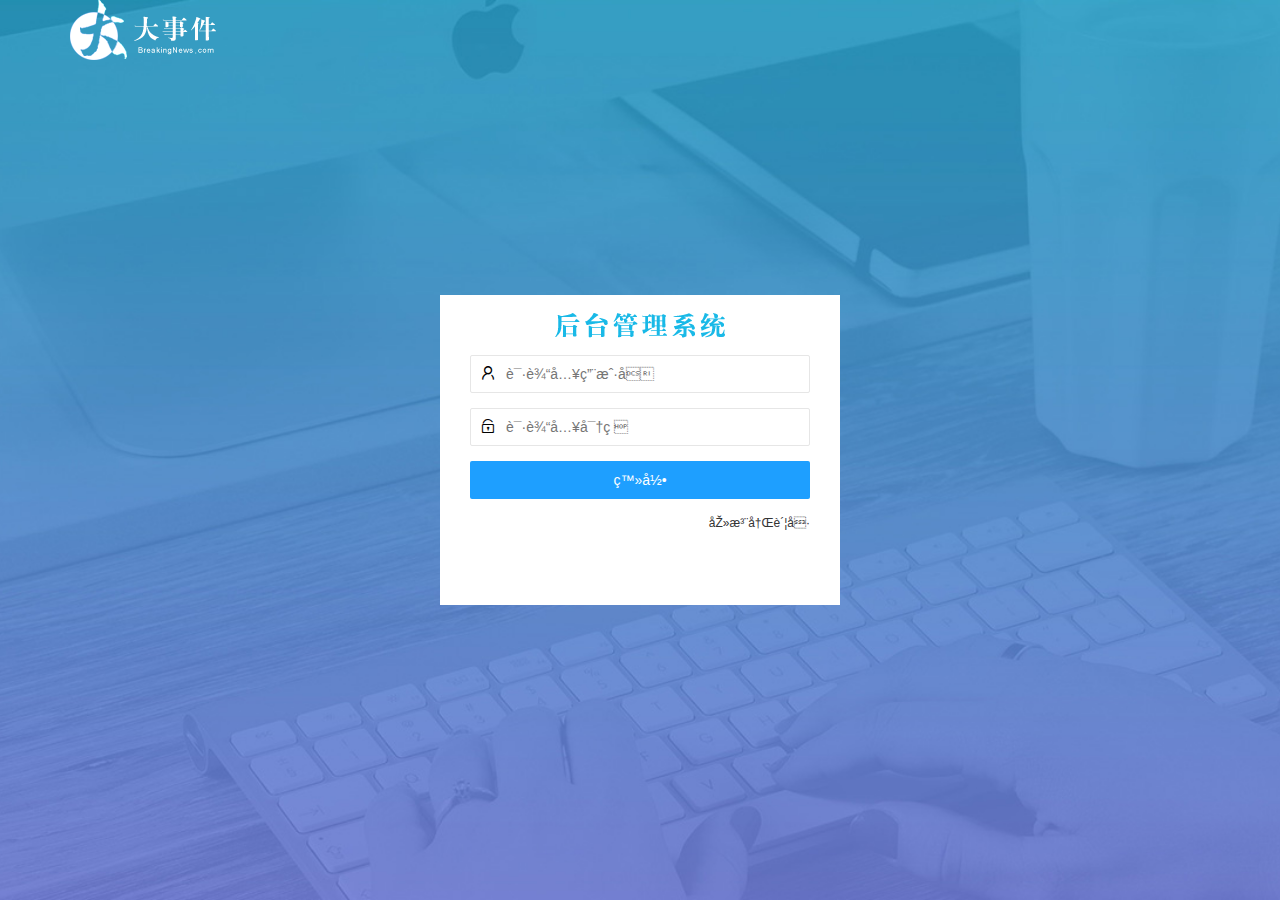
<file: login.html>
<!DOCTYPE html>
<html lang="en">

<head>
    <meta charset="UTF-8 zh-CN">
    <meta name="viewport" content="width=device-width, initial-scale=1.0">
    <title>Document</title>
    <link rel="stylesheet" href="assets/css/login.css">
    <!-- 导入layui -->
    <link rel="stylesheet" href="assets/lib/layui/css/layui.css">
</head>

<body>
    <!-- 头部LOGO -->
    <div class="layui-main">
        <img src="assets/images/logo.png" alt="">
    </div>
    <!-- 登录注册区域 -->
    <div class="loginAndRegBox">
        <div class="title-box"></div>
        <!-- 登录的div -->
        <div class="login-box">
            <form class="layui-form" id="form_login">
                <!-- 用户名 -->
                <div class="layui-form-item ">
                    <i class="layui-icon layui-icon-username"></i>
                    <input type="text" name="username" required lay-verify="required" placeholder="请输入用户名"
                        autocomplete="off" class="layui-input">

                </div>
                <!-- 密码 -->
                <div class="layui-form-item">
                    <i class="layui-icon layui-icon-password"></i>
                    <input type="password" name="password" required lay-verify="required|pwd" placeholder="请输入密码"
                        autocomplete="off" class="layui-input">

                </div>
                <!-- 登录按钮 -->
                <div class="layui-form-item">
                    <!-- 注意表单提交按钮和普通按钮的区别就是 lay-submit属性 -->
                    <button class="layui-btn layui-btn-fluid layui-btn-normal" lay-submit>登录</button>
                </div>
                <div class="layui-form-item links"><a href="javascript:;" id="link_reg">去注册账号</a></div>
            </form>


        </div>
        <!-- 注册的div -->
        <div class="reg-box">
            <!-- 注册的表单 -->
            <form class="layui-form" id="form_reg">
                <!-- 用户名 -->
                <div class="layui-form-item ">
                    <i class="layui-icon layui-icon-username"></i>
                    <input type="text" name="username" required lay-verify="required" placeholder="请输入用户名"
                        autocomplete="off" class="layui-input">

                </div>
                <!-- 密码 -->
                <div class="layui-form-item">
                    <i class="layui-icon layui-icon-password"></i>
                    <input type="password" name="password" required lay-verify="required|pwd" placeholder="请输入密码"
                        autocomplete="off" class="layui-input">

                </div>
                <!-- 确认密码 -->
                <div class="layui-form-item">
                    <i class="layui-icon layui-icon-password"></i>
                    <input type="password" name="repassword" required lay-verify="required|pwd|repwd"
                        placeholder="再次确认密码" autocomplete="off" class="layui-input">

                </div>
                <!-- 注册按钮 -->
                <div class="layui-form-item">
                    <!-- 注意表单提交按钮和普通按钮的区别就是 lay-submit属性 -->
                    <button class="layui-btn layui-btn-fluid layui-btn-normal" lay-submit>注册</button>
                </div>
                <div class="layui-form-item links"><a href="javascript:;" id="link_login">去登录</a></div>
            </form>

        </div>
    </div>
    <!-- 导入layui的JS -->
    <script src="assets/lib/layui/layui.all.js"></script>
    <!-- 导入JQuery -->
    <script src="assets/lib/jquery.js"></script>
    <!-- 导入封装的baseAPI -->
    <script src="assets/js/baseAPI.js"></script>


    <!-- 导入自己的JS文件 -->
    <script src="assets/js/login.js"></script>
</body>

</html>
</file>
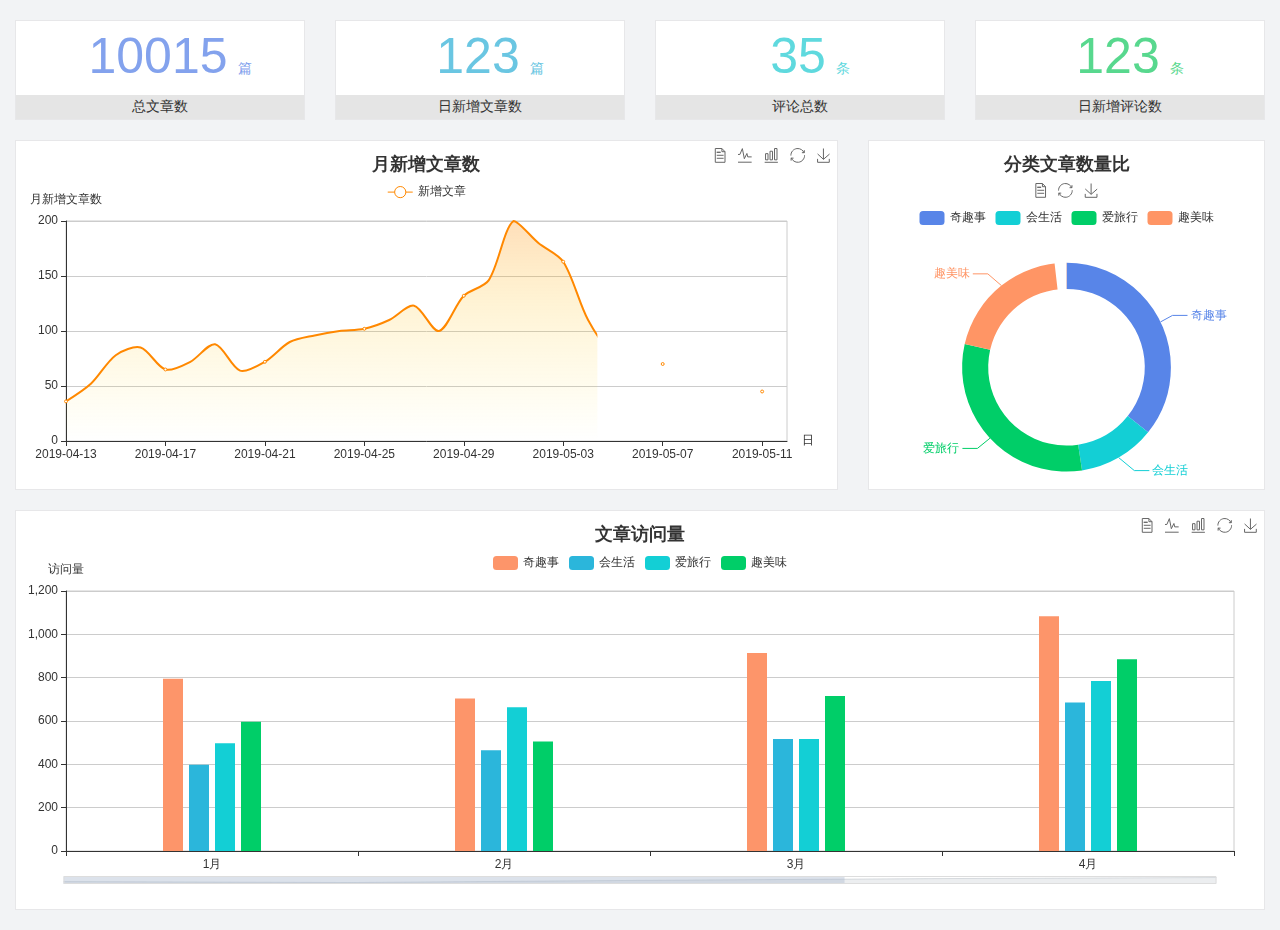
<file: home/dashboard.html>
<!DOCTYPE html>
<html lang="en">

<head>
  <meta charset="UTF-8">
  <meta name="viewport" content="width=device-width, initial-scale=1.0">
  <meta http-equiv="X-UA-Compatible" content="ie=edge">
  <title>图表统计</title>
  <link rel="stylesheet" href="../../assets/lib/bootstrap.css" />
  <link rel="stylesheet" href="../../assets/lib/main.css" />
  <script src="../../assets/lib/jquery.js"></script>
  <script type="text/javascript" src="../../assets/lib/echarts.min.js"></script>
</head>

<body>
  <div class="container-fluid">
    <div class="row spannel_list">
      <div class="col-sm-3 col-xs-6">
        <div class="spannel">
          <em>10015</em><span>篇</span>
          <b>总文章数</b>
        </div>
      </div>
      <div class="col-sm-3 col-xs-6">
        <div class="spannel scolor01">
          <em>123</em><span>篇</span>
          <b>日新增文章数</b>
        </div>
      </div>
      <div class="col-sm-3 col-xs-6">
        <div class="spannel scolor02">
          <em>35</em><span>条</span>
          <b>评论总数</b>
        </div>
      </div>
      <div class="col-sm-3 col-xs-6">
        <div class="spannel scolor03">
          <em>123</em><span>条</span>
          <b>日新增评论数</b>
        </div>
      </div>
    </div>
  </div>

  <div class="container-fluid">
    <div class="row curve-pie">
      <div class="col-lg-8 col-md-8">
        <div class="gragh_pannel" id="curve_show"></div>
      </div>
      <div class="col-lg-4 col-md-4">
        <div class="gragh_pannel" id="pie_show"></div>
      </div>
    </div>
  </div>

  <div class="container-fluid">
    <div class="column_pannel" id="column_show"></div>
  </div>

  <script>
    var oChart = echarts.init(document.getElementById('curve_show'));
    var aList_all = [
      { 'count': 36, 'date': '2019-04-13' },
      { 'count': 52, 'date': '2019-04-14' },
      { 'count': 78, 'date': '2019-04-15' },
      { 'count': 85, 'date': '2019-04-16' },
      { 'count': 65, 'date': '2019-04-17' },
      { 'count': 72, 'date': '2019-04-18' },
      { 'count': 88, 'date': '2019-04-19' },
      { 'count': 64, 'date': '2019-04-20' },
      { 'count': 72, 'date': '2019-04-21' },
      { 'count': 90, 'date': '2019-04-22' },
      { 'count': 96, 'date': '2019-04-23' },
      { 'count': 100, 'date': '2019-04-24' },
      { 'count': 102, 'date': '2019-04-25' },
      { 'count': 110, 'date': '2019-04-26' },
      { 'count': 123, 'date': '2019-04-27' },
      { 'count': 100, 'date': '2019-04-28' },
      { 'count': 132, 'date': '2019-04-29' },
      { 'count': 146, 'date': '2019-04-30' },
      { 'count': 200, 'date': '2019-05-01' },
      { 'count': 180, 'date': '2019-05-02' },
      { 'count': 163, 'date': '2019-05-03' },
      { 'count': 110, 'date': '2019-05-04' },
      { 'count': 80, 'date': '2019-05-05' },
      { 'count': 82, 'date': '2019-05-06' },
      { 'count': 70, 'date': '2019-05-07' },
      { 'count': 65, 'date': '2019-05-08' },
      { 'count': 54, 'date': '2019-05-09' },
      { 'count': 40, 'date': '2019-05-10' },
      { 'count': 45, 'date': '2019-05-11' },
      { 'count': 38, 'date': '2019-05-12' },
    ];

    let aCount = [];
    let aDate = [];

    for (var i = 0; i < aList_all.length; i++) {
      aCount.push(aList_all[i].count);
      aDate.push(aList_all[i].date);
    }

    var chartopt = {
      title: {
        text: '月新增文章数',
        left: 'center',
        top: '10'
      },
      tooltip: {
        trigger: 'axis'
      },
      legend: {
        data: ['新增文章'],
        top: '40'
      },
      toolbox: {
        show: true,
        feature: {
          mark: { show: true },
          dataView: { show: true, readOnly: false },
          magicType: { show: true, type: ['line', 'bar'] },
          restore: { show: true },
          saveAsImage: { show: true }
        }
      },
      calculable: true,
      xAxis: [
        {
          name: '日',
          type: 'category',
          boundaryGap: false,
          data: aDate
        }
      ],
      yAxis: [
        {
          name: '月新增文章数',
          type: 'value'
        }
      ],
      series: [
        {
          name: '新增文章',
          type: 'line',
          smooth: true,
          itemStyle: { normal: { areaStyle: { type: 'default' }, color: '#f80' }, lineStyle: { color: '#f80' } },
          data: aCount
        }],
      areaStyle: {
        normal: {
          color: new echarts.graphic.LinearGradient(0, 0, 0, 1, [{
            offset: 0,
            color: 'rgba(255,136,0,0.39)'
          }, {
            offset: .34,
            color: 'rgba(255,180,0,0.25)'
          }, {
            offset: 1,
            color: 'rgba(255,222,0,0.00)'
          }])

        }
      },
      grid: {
        show: true,
        x: 50,
        x2: 50,
        y: 80,
        height: 220
      }
    };

    oChart.setOption(chartopt);


    var oPie = echarts.init(document.getElementById('pie_show'));
    var oPieopt =
    {
      title: {
        top: 10,
        text: '分类文章数量比',
        x: 'center'
      },
      tooltip: {
        trigger: 'item',
        formatter: "{a} <br/>{b} : {c} ({d}%)"
      },
      color: ['#5885e8', '#13cfd5', '#00ce68', '#ff9565'],
      legend: {
        x: 'center',
        top: 65,
        data: ['奇趣事', '会生活', '爱旅行', '趣美味']
      },
      toolbox: {
        show: true,
        x: 'center',
        top: 35,
        feature: {
          mark: { show: true },
          dataView: { show: true, readOnly: false },
          magicType: {
            show: true,
            type: ['pie', 'funnel'],
            option: {
              funnel: {
                x: '25%',
                width: '50%',
                funnelAlign: 'left',
                max: 1548
              }
            }
          },
          restore: { show: true },
          saveAsImage: { show: true }
        }
      },
      calculable: true,
      series: [
        {
          name: '访问来源',
          type: 'pie',
          radius: ['45%', '60%'],
          center: ['50%', '65%'],
          data: [
            { value: 300, name: '奇趣事' },
            { value: 100, name: '会生活' },
            { value: 260, name: '爱旅行' },
            { value: 180, name: '趣美味' }
          ]
        }
      ]
    };
    oPie.setOption(oPieopt);



    var oColumn = this.echarts.init(document.getElementById('column_show'));
    var oColumnopt =
    {
      title: {
        text: '文章访问量',
        left: 'center',
        top: '10'
      },
      tooltip: {
        trigger: 'axis'
      },
      legend: {
        data: ['奇趣事', '会生活', '爱旅行', '趣美味'],
        top: '40'
      },
      toolbox: {
        show: true,
        feature: {
          mark: { show: true },
          dataView: { show: true, readOnly: false },
          magicType: { show: true, type: ['line', 'bar'] },
          restore: { show: true },
          saveAsImage: { show: true }
        }
      },
      calculable: true,
      xAxis: [
        {
          type: 'category',
          data: ['1月', '2月', '3月', '4月', '5月']
        }
      ],
      yAxis: [
        {
          name: '访问量',
          type: 'value'
        }
      ],
      series: [
        {
          name: '奇趣事',
          type: 'bar',
          barWidth: 20,
          itemStyle: {
            normal: { areaStyle: { type: 'default' }, color: '#fd956a' }
          },
          data: [800, 708, 920, 1090, 1200]
        },
        {
          name: '会生活',
          type: 'bar',
          barWidth: 20,
          itemStyle: {
            normal: { areaStyle: { type: 'default' }, color: '#2bb6db' }
          },
          data: [400, 468, 520, 690, 800]
        },
        {
          name: '爱旅行',
          type: 'bar',
          barWidth: 20,
          itemStyle: {
            normal: { areaStyle: { type: 'default' }, color: '#13cfd5' }
          },
          data: [500, 668, 520, 790, 900]
        },
        {
          name: '趣美味',
          type: 'bar',
          barWidth: 20,
          itemStyle: {
            normal: { areaStyle: { type: 'default' }, color: '#00ce68' }
          },
          data: [600, 508, 720, 890, 1000]
        }
      ],
      grid: {
        show: true,
        x: 50,
        x2: 30,
        y: 80,
        height: 260
      },
      dataZoom: [//给x轴设置滚动条
        {
          start: 0,//默认为0
          end: 100 - 1000 / 31,//默认为100
          type: 'slider',
          show: true,
          xAxisIndex: [0],
          handleSize: 0,//滑动条的 左右2个滑动条的大小
          height: 8,//组件高度
          left: 45, //左边的距离
          right: 50,//右边的距离
          bottom: 26,//右边的距离
          handleColor: '#ddd',//h滑动图标的颜色
          handleStyle: {
            borderColor: "#cacaca",
            borderWidth: "1",
            shadowBlur: 2,
            background: "#ddd",
            shadowColor: "#ddd",
          }
        }]
    };
    oColumn.setOption(oColumnopt);
  </script>
</body>

</html>
</file>
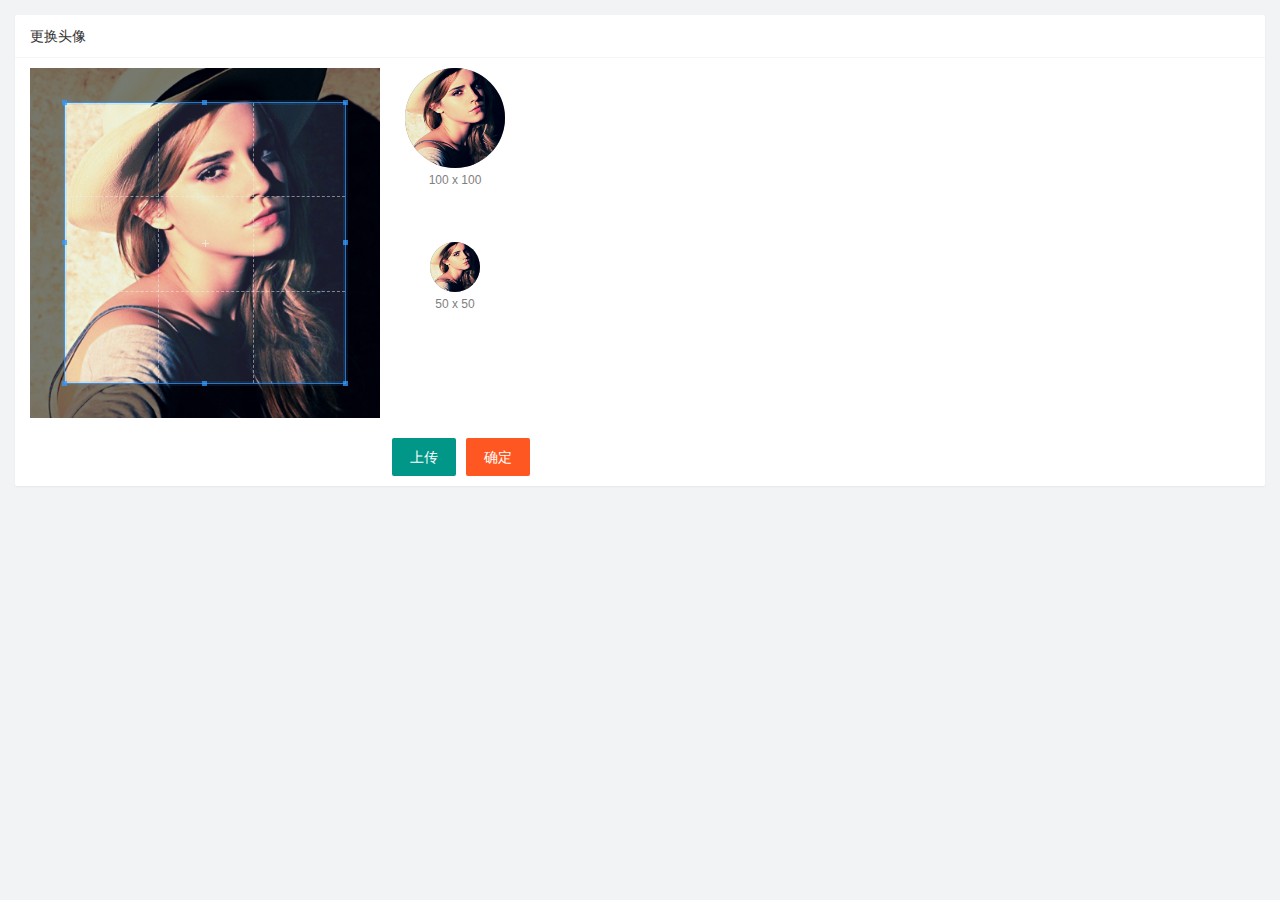
<file: user/user_avatar.html>
<!DOCTYPE html>
<html lang="en">

<head>
    <meta charset="UTF-8">
    <meta name="viewport" content="width=device-width, initial-scale=1.0">
    <title>Document</title>
    <link rel="stylesheet" href="/assets/lib/layui/css/layui.css">
    <link rel="stylesheet" href="/assets/lib/cropper/cropper.css">
    <link rel="stylesheet" href="/assets/css/user/user_avatar.css">

</head>

<body>
    <div class="layui-card">
        <div class="layui-card-header">更换头像</div>
        <div class="layui-card-body">
            <!-- 第一行的图片裁剪和预览区域 -->
            <div class="row1">
                <!-- 图片裁剪区域 -->
                <div class="cropper-box">
                    <!-- 这个 img 标签很重要，将来会把它初始化为裁剪区域 -->
                    <img id="image" src="/assets/images/sample.jpg" />
                </div>
                <!-- 图片的预览区域 -->
                <div class="preview-box">
                    <div>
                        <!-- 宽高为 100px 的预览区域 -->
                        <div class="img-preview w100"></div>
                        <p class="size">100 x 100</p>
                    </div>
                    <div>
                        <!-- 宽高为 50px 的预览区域 -->
                        <div class="img-preview w50"></div>
                        <p class="size">50 x 50</p>
                    </div>
                </div>
            </div>

            <!-- 第二行的按钮区域 -->
            <div class="row2">
                <!-- 通过accept属性限制用户上传的文件类型 -->
                <input type="file" id="file" accept="image/png,image/jpg">
                <button type="button" class="layui-btn" id="btnChooseImage">上传</button>
                <button type="button" class="layui-btn layui-btn-danger" id="btnUpload">确定</button>
            </div>
        </div>
    </div>

    <script src="/assets/lib/layui/layui.all.js"></script>
    <!-- 固定导入顺序 -->
    <!-- 1.导入JQ -->
    <script src="/assets/lib/jquery.js"></script>
    <!--2.导入Cropper -->
    <script src="/assets/lib/cropper/Cropper.js"></script>
    <!-- 3.导入jq-cropper -->
    <script src="/assets/lib/cropper/jquery-cropper.js"></script>
    <script src="/assets/js/baseAPI.js"></script>

    <!-- 4.导入自定义JS文件 -->
    <script src="/assets/js/user/user_avatar.js"></script>
</body>

</html>
</file>
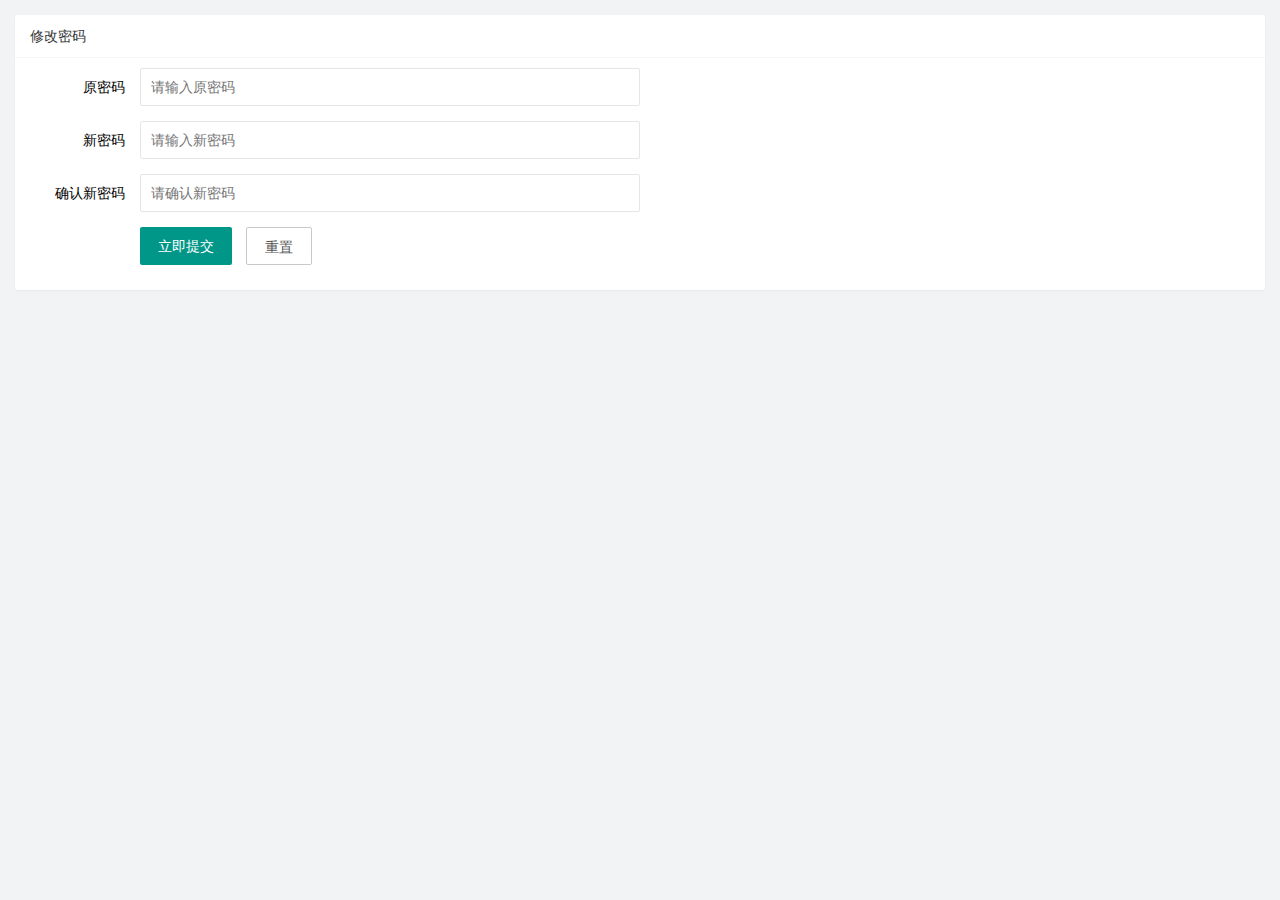
<file: user/user_pwd.html>
<!DOCTYPE html>
<html lang="en">

<head>
    <meta charset="UTF-8">
    <meta name="viewport" content="width=device-width, initial-scale=1.0">
    <title>Document</title>
    <link rel="stylesheet" href="/assets/lib/layui/css/layui.css">
    <link rel="stylesheet" href="/assets/css/user/user_pwd.css">
</head>

<body>
    <div class="layui-card">
        <div class="layui-card-header">修改密码</div>
        <div class="layui-card-body">
            <form class="layui-form" id="reset_pwd">
                <div class="layui-form-item">
                    <label class="layui-form-label">原密码</label>
                    <div class="layui-input-inline">
                        <input type="password" name="oldPwd" required lay-verify="required|pwd" placeholder="请输入原密码"
                            autocomplete="off" class="layui-input">
                    </div>

                </div>
                <div class="layui-form-item">
                    <label class="layui-form-label">新密码</label>
                    <div class="layui-input-inline">
                        <input type="password" name="newPwd" required lay-verify="required|samePwd" placeholder="请输入新密码"
                            autocomplete="off" class="layui-input">
                    </div>

                </div>
                <div class="layui-form-item">
                    <label class="layui-form-label">确认新密码</label>
                    <div class="layui-input-inline">
                        <input type="password" name="rePWD" required lay-verify="required|pwd|rePwd"
                            placeholder="请确认新密码" autocomplete="off" class="layui-input">
                    </div>


                </div>
                <div class="layui-form-item">
                    <div class="layui-input-block">
                        <button class="layui-btn" lay-submit id="btnSub">立即提交</button>
                        <button type="reset" class="layui-btn layui-btn-primary" id="btnRes">重置</button>
                    </div>
                </div>
            </form>
        </div>
    </div>
    <!-- 导入layui的JS -->
    <script src="/assets/lib/layui/layui.all.js"></script>
    <script src="/assets/lib/jquery.js"></script>
    <script src="/assets/js/baseAPI.js"></script>
    <script src="/assets/js/user/user_pwd.js"></script>
</body>

</html>
</file>
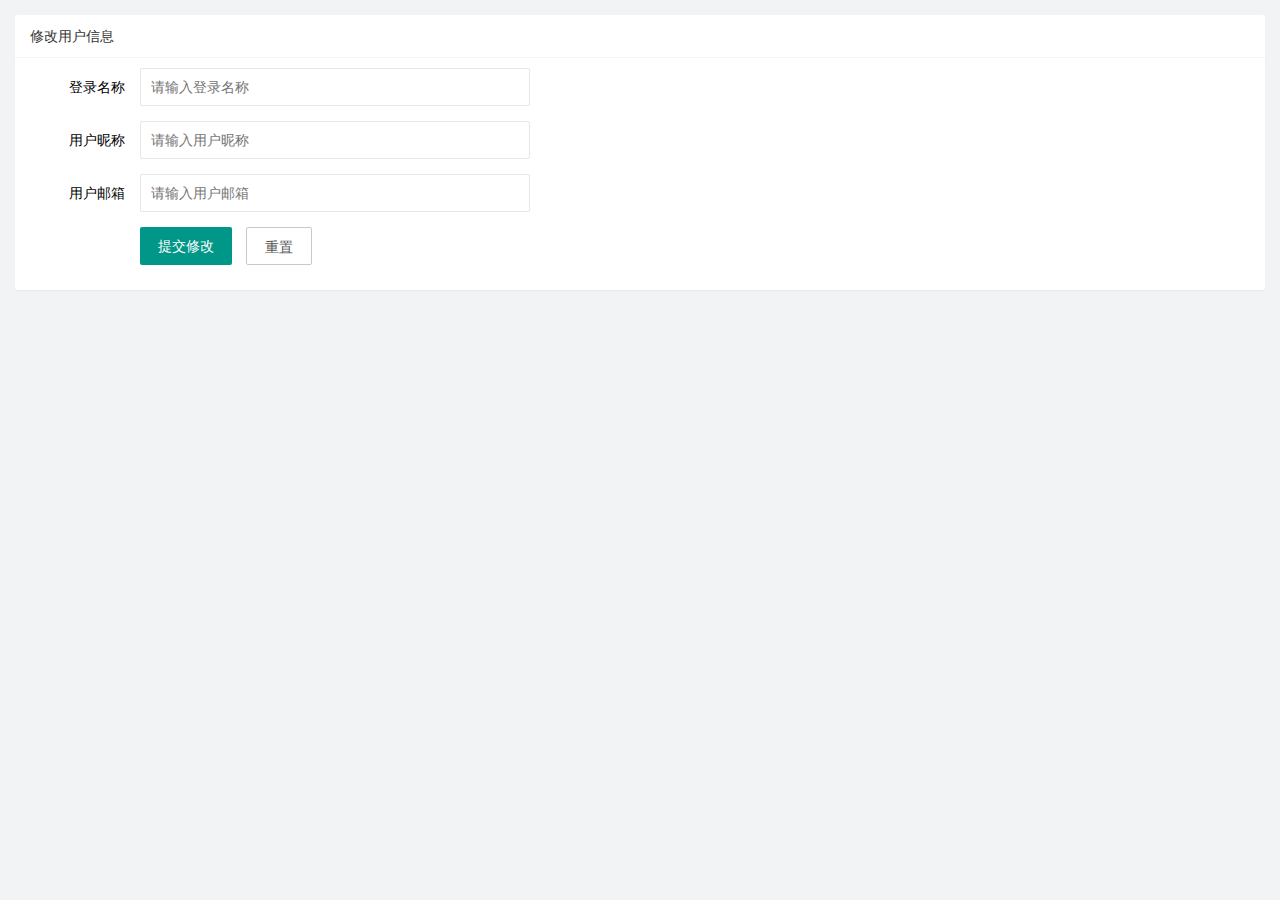
<file: user/userinfo.html>
<!DOCTYPE html>
<html lang="en">

<head>
    <meta charset="UTF-8">
    <meta name="viewport" content="width=device-width, initial-scale=1.0">
    <title>Document</title>
    <link rel="stylesheet" href="../assets/lib/layui/css/layui.css">
    <link rel="stylesheet" href="../assets/css/user/userinfo.css">
</head>

<body>
    <div class="layui-card">
        <div class="layui-card-header">修改用户信息</div>
        <div class="layui-card-body">
            <!-- form表单区域 -->
            <form class="layui-form" lay-filter="formUserInfo">
                <!-- 这是一个隐藏域 -->
                <input type="hidden" name="id">
                <div class="layui-form-item">
                    <label class="layui-form-label">登录名称</label>
                    <div class="layui-input-block">
                        <input type="text" name="username" required lay-verify="required" placeholder="请输入登录名称"
                            autocomplete="off" class="layui-input" readonly>
                    </div>
                </div>
                <div class="layui-form-item">
                    <label class="layui-form-label">用户昵称</label>
                    <div class="layui-input-block">
                        <input type="text" name="nickname" required lay-verify="required|nickname" placeholder="请输入用户昵称"
                            autocomplete="off" class="layui-input">
                    </div>
                </div>
                <div class="layui-form-item">
                    <label class="layui-form-label">用户邮箱</label>
                    <div class="layui-input-block">
                        <input type="text" name="email" required lay-verify="required|email" placeholder="请输入用户邮箱"
                            autocomplete="off" class="layui-input">
                    </div>
                </div>
                <div class="layui-form-item">
                    <div class="layui-input-block">
                        <button class="layui-btn" lay-submit lay-filter="formDemo">提交修改</button>
                        <button type="reset" class="layui-btn layui-btn-primary" id="btnReset">重置</button>
                    </div>
                </div>
            </form>
        </div>
    </div>
    <!-- 导入layui的JS -->
    <script src="/assets/lib/layui/layui.all.js"></script>
    <!-- 导入Jquery -->
    <script src="/assets/lib/jquery.js"></script>
    <!-- 导入baseAPI -->
    <script src="/assets/js/baseAPI.js"></script>
    <!-- 导入自定义JS -->
    <script src="/assets/js/user/userinfo.js"></script>
</body>

</html>
</file>
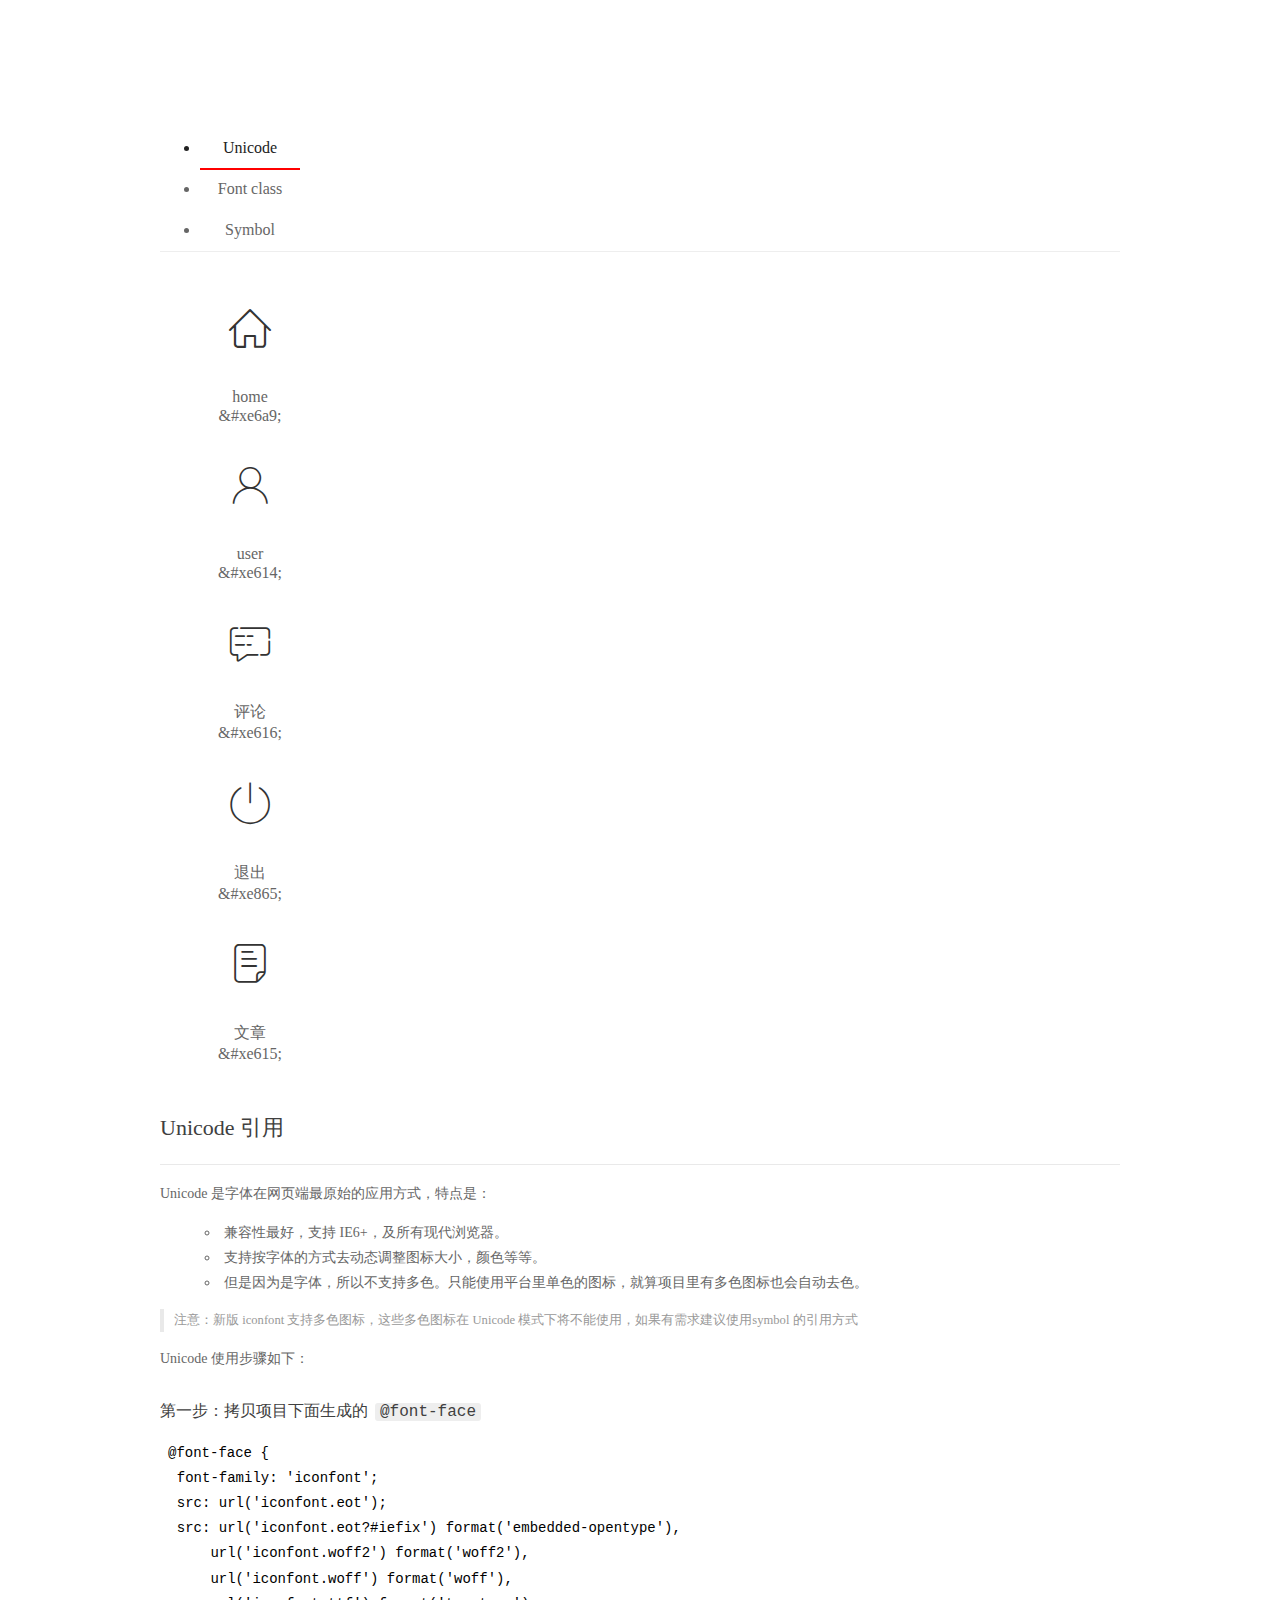
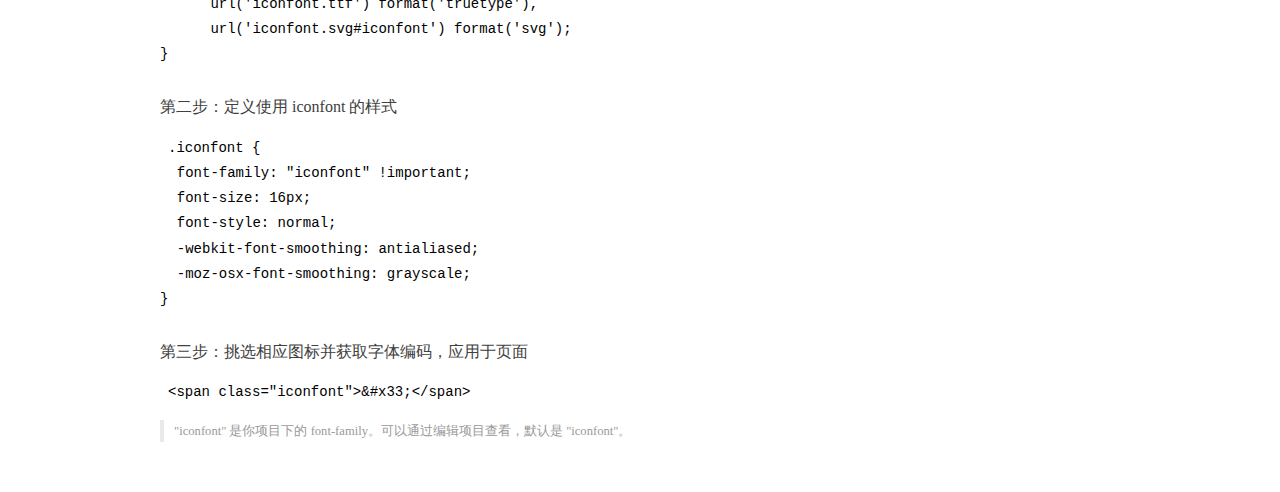
<file: assets/fonts/demo_index.html>
<!DOCTYPE html>
<html>
<head>
  <meta charset="utf-8"/>
  <title>IconFont Demo</title>
  <link rel="shortcut icon" href="https://gtms04.alicdn.com/tps/i4/TB1_oz6GVXXXXaFXpXXJDFnIXXX-64-64.ico" type="image/x-icon"/>
  <link rel="stylesheet" href="https://g.alicdn.com/thx/cube/1.3.2/cube.min.css">
  <link rel="stylesheet" href="demo.css">
  <link rel="stylesheet" href="iconfont.css">
  <script src="iconfont.js"></script>
  <!-- jQuery -->
  <script src="https://a1.alicdn.com/oss/uploads/2018/12/26/7bfddb60-08e8-11e9-9b04-53e73bb6408b.js"></script>
  <!-- 代码高亮 -->
  <script src="https://a1.alicdn.com/oss/uploads/2018/12/26/a3f714d0-08e6-11e9-8a15-ebf944d7534c.js"></script>
</head>
<body>
  <div class="main">
    <h1 class="logo"><a href="https://www.iconfont.cn/" title="iconfont 首页" target="_blank">&#xe86b;</a></h1>
    <div class="nav-tabs">
      <ul id="tabs" class="dib-box">
        <li class="dib active"><span>Unicode</span></li>
        <li class="dib"><span>Font class</span></li>
        <li class="dib"><span>Symbol</span></li>
      </ul>
      
    </div>
    <div class="tab-container">
      <div class="content unicode" style="display: block;">
          <ul class="icon_lists dib-box">
          
            <li class="dib">
              <span class="icon iconfont">&#xe6a9;</span>
                <div class="name">home</div>
                <div class="code-name">&amp;#xe6a9;</div>
              </li>
          
            <li class="dib">
              <span class="icon iconfont">&#xe614;</span>
                <div class="name">user</div>
                <div class="code-name">&amp;#xe614;</div>
              </li>
          
            <li class="dib">
              <span class="icon iconfont">&#xe616;</span>
                <div class="name">评论</div>
                <div class="code-name">&amp;#xe616;</div>
              </li>
          
            <li class="dib">
              <span class="icon iconfont">&#xe865;</span>
                <div class="name">退出</div>
                <div class="code-name">&amp;#xe865;</div>
              </li>
          
            <li class="dib">
              <span class="icon iconfont">&#xe615;</span>
                <div class="name">文章</div>
                <div class="code-name">&amp;#xe615;</div>
              </li>
          
          </ul>
          <div class="article markdown">
          <h2 id="unicode-">Unicode 引用</h2>
          <hr>

          <p>Unicode 是字体在网页端最原始的应用方式，特点是：</p>
          <ul>
            <li>兼容性最好，支持 IE6+，及所有现代浏览器。</li>
            <li>支持按字体的方式去动态调整图标大小，颜色等等。</li>
            <li>但是因为是字体，所以不支持多色。只能使用平台里单色的图标，就算项目里有多色图标也会自动去色。</li>
          </ul>
          <blockquote>
            <p>注意：新版 iconfont 支持多色图标，这些多色图标在 Unicode 模式下将不能使用，如果有需求建议使用symbol 的引用方式</p>
          </blockquote>
          <p>Unicode 使用步骤如下：</p>
          <h3 id="-font-face">第一步：拷贝项目下面生成的 <code>@font-face</code></h3>
<pre><code class="language-css"
>@font-face {
  font-family: 'iconfont';
  src: url('iconfont.eot');
  src: url('iconfont.eot?#iefix') format('embedded-opentype'),
      url('iconfont.woff2') format('woff2'),
      url('iconfont.woff') format('woff'),
      url('iconfont.ttf') format('truetype'),
      url('iconfont.svg#iconfont') format('svg');
}
</code></pre>
          <h3 id="-iconfont-">第二步：定义使用 iconfont 的样式</h3>
<pre><code class="language-css"
>.iconfont {
  font-family: "iconfont" !important;
  font-size: 16px;
  font-style: normal;
  -webkit-font-smoothing: antialiased;
  -moz-osx-font-smoothing: grayscale;
}
</code></pre>
          <h3 id="-">第三步：挑选相应图标并获取字体编码，应用于页面</h3>
<pre>
<code class="language-html"
>&lt;span class="iconfont"&gt;&amp;#x33;&lt;/span&gt;
</code></pre>
          <blockquote>
            <p>"iconfont" 是你项目下的 font-family。可以通过编辑项目查看，默认是 "iconfont"。</p>
          </blockquote>
          </div>
      </div>
      <div class="content font-class">
        <ul class="icon_lists dib-box">
          
          <li class="dib">
            <span class="icon iconfont icon-home"></span>
            <div class="name">
              home
            </div>
            <div class="code-name">.icon-home
            </div>
          </li>
          
          <li class="dib">
            <span class="icon iconfont icon-user"></span>
            <div class="name">
              user
            </div>
            <div class="code-name">.icon-user
            </div>
          </li>
          
          <li class="dib">
            <span class="icon iconfont icon-pinglun"></span>
            <div class="name">
              评论
            </div>
            <div class="code-name">.icon-pinglun
            </div>
          </li>
          
          <li class="dib">
            <span class="icon iconfont icon-tuichu"></span>
            <div class="name">
              退出
            </div>
            <div class="code-name">.icon-tuichu
            </div>
          </li>
          
          <li class="dib">
            <span class="icon iconfont icon-16"></span>
            <div class="name">
              文章
            </div>
            <div class="code-name">.icon-16
            </div>
          </li>
          
        </ul>
        <div class="article markdown">
        <h2 id="font-class-">font-class 引用</h2>
        <hr>

        <p>font-class 是 Unicode 使用方式的一种变种，主要是解决 Unicode 书写不直观，语意不明确的问题。</p>
        <p>与 Unicode 使用方式相比，具有如下特点：</p>
        <ul>
          <li>兼容性良好，支持 IE8+，及所有现代浏览器。</li>
          <li>相比于 Unicode 语意明确，书写更直观。可以很容易分辨这个 icon 是什么。</li>
          <li>因为使用 class 来定义图标，所以当要替换图标时，只需要修改 class 里面的 Unicode 引用。</li>
          <li>不过因为本质上还是使用的字体，所以多色图标还是不支持的。</li>
        </ul>
        <p>使用步骤如下：</p>
        <h3 id="-fontclass-">第一步：引入项目下面生成的 fontclass 代码：</h3>
<pre><code class="language-html">&lt;link rel="stylesheet" href="./iconfont.css"&gt;
</code></pre>
        <h3 id="-">第二步：挑选相应图标并获取类名，应用于页面：</h3>
<pre><code class="language-html">&lt;span class="iconfont icon-xxx"&gt;&lt;/span&gt;
</code></pre>
        <blockquote>
          <p>"
            iconfont" 是你项目下的 font-family。可以通过编辑项目查看，默认是 "iconfont"。</p>
        </blockquote>
      </div>
      </div>
      <div class="content symbol">
          <ul class="icon_lists dib-box">
          
            <li class="dib">
                <svg class="icon svg-icon" aria-hidden="true">
                  <use xlink:href="#icon-home"></use>
                </svg>
                <div class="name">home</div>
                <div class="code-name">#icon-home</div>
            </li>
          
            <li class="dib">
                <svg class="icon svg-icon" aria-hidden="true">
                  <use xlink:href="#icon-user"></use>
                </svg>
                <div class="name">user</div>
                <div class="code-name">#icon-user</div>
            </li>
          
            <li class="dib">
                <svg class="icon svg-icon" aria-hidden="true">
                  <use xlink:href="#icon-pinglun"></use>
                </svg>
                <div class="name">评论</div>
                <div class="code-name">#icon-pinglun</div>
            </li>
          
            <li class="dib">
                <svg class="icon svg-icon" aria-hidden="true">
                  <use xlink:href="#icon-tuichu"></use>
                </svg>
                <div class="name">退出</div>
                <div class="code-name">#icon-tuichu</div>
            </li>
          
            <li class="dib">
                <svg class="icon svg-icon" aria-hidden="true">
                  <use xlink:href="#icon-16"></use>
                </svg>
                <div class="name">文章</div>
                <div class="code-name">#icon-16</div>
            </li>
          
          </ul>
          <div class="article markdown">
          <h2 id="symbol-">Symbol 引用</h2>
          <hr>

          <p>这是一种全新的使用方式，应该说这才是未来的主流，也是平台目前推荐的用法。相关介绍可以参考这篇<a href="">文章</a>
            这种用法其实是做了一个 SVG 的集合，与另外两种相比具有如下特点：</p>
          <ul>
            <li>支持多色图标了，不再受单色限制。</li>
            <li>通过一些技巧，支持像字体那样，通过 <code>font-size</code>, <code>color</code> 来调整样式。</li>
            <li>兼容性较差，支持 IE9+，及现代浏览器。</li>
            <li>浏览器渲染 SVG 的性能一般，还不如 png。</li>
          </ul>
          <p>使用步骤如下：</p>
          <h3 id="-symbol-">第一步：引入项目下面生成的 symbol 代码：</h3>
<pre><code class="language-html">&lt;script src="./iconfont.js"&gt;&lt;/script&gt;
</code></pre>
          <h3 id="-css-">第二步：加入通用 CSS 代码（引入一次就行）：</h3>
<pre><code class="language-html">&lt;style&gt;
.icon {
  width: 1em;
  height: 1em;
  vertical-align: -0.15em;
  fill: currentColor;
  overflow: hidden;
}
&lt;/style&gt;
</code></pre>
          <h3 id="-">第三步：挑选相应图标并获取类名，应用于页面：</h3>
<pre><code class="language-html">&lt;svg class="icon" aria-hidden="true"&gt;
  &lt;use xlink:href="#icon-xxx"&gt;&lt;/use&gt;
&lt;/svg&gt;
</code></pre>
          </div>
      </div>

    </div>
  </div>
  <script>
  $(document).ready(function () {
      $('.tab-container .content:first').show()

      $('#tabs li').click(function (e) {
        var tabContent = $('.tab-container .content')
        var index = $(this).index()

        if ($(this).hasClass('active')) {
          return
        } else {
          $('#tabs li').removeClass('active')
          $(this).addClass('active')

          tabContent.hide().eq(index).fadeIn()
        }
      })
    })
  </script>
</body>
</html>
</file>
<file: assets/css/login.css>
html,
body {
  margin: 0;
  padding: 0;
  height: 100%;
  width: 100%;
  background: url('/assets/images/login_bg.jpg') no-repeat center;
  background-size: cover;
}
.loginAndRegBox {
  width: 400px;
  height: 310px;
  background-color: #fff;
  position: absolute;
  left: 50%;
  top: 50%;
  transform: translate(-50%, -50%);
}
.loginAndRegBox .reg-box {
  display: none;
}
.loginAndRegBox .layui-form {
  padding: 0 30px;
}
.loginAndRegBox .links {
  text-align: right;
}
.loginAndRegBox .links a {
  font-size: 12px;
}
.loginAndRegBox .layui-form-item {
  position: relative;
}
.loginAndRegBox .layui-form-item .layui-icon {
  position: absolute;
  left: 10px;
  top: 10px;
}
.loginAndRegBox .layui-form-item .layui-input {
  padding-left: 35px;
}
.title-box {
  height: 60px;
  background: url('/assets/images/login_title.png') no-repeat center;
}
</file>
<file: assets/lib/layui/css/layui.css>
/** layui-v2.5.5 MIT License By https://www.layui.com */
 .layui-inline,img{display:inline-block;vertical-align:middle}h1,h2,h3,h4,h5,h6{font-weight:400}.layui-edge,.layui-header,.layui-inline,.layui-main{position:relative}.layui-body,.layui-edge,.layui-elip{overflow:hidden}.layui-btn,.layui-edge,.layui-inline,img{vertical-align:middle}.layui-btn,.layui-disabled,.layui-icon,.layui-unselect{-moz-user-select:none;-webkit-user-select:none;-ms-user-select:none}.layui-elip,.layui-form-checkbox span,.layui-form-pane .layui-form-label{text-overflow:ellipsis;white-space:nowrap}.layui-breadcrumb,.layui-tree-btnGroup{visibility:hidden}blockquote,body,button,dd,div,dl,dt,form,h1,h2,h3,h4,h5,h6,input,li,ol,p,pre,td,textarea,th,ul{margin:0;padding:0;-webkit-tap-highlight-color:rgba(0,0,0,0)}a:active,a:hover{outline:0}img{border:none}li{list-style:none}table{border-collapse:collapse;border-spacing:0}h4,h5,h6{font-size:100%}button,input,optgroup,option,select,textarea{font-family:inherit;font-size:inherit;font-style:inherit;font-weight:inherit;outline:0}pre{white-space:pre-wrap;white-space:-moz-pre-wrap;white-space:-pre-wrap;white-space:-o-pre-wrap;word-wrap:break-word}body{line-height:24px;font:14px Helvetica Neue,Helvetica,PingFang SC,Tahoma,Arial,sans-serif}hr{height:1px;margin:10px 0;border:0;clear:both}a{color:#333;text-decoration:none}a:hover{color:#777}a cite{font-style:normal;*cursor:pointer}.layui-border-box,.layui-border-box *{box-sizing:border-box}.layui-box,.layui-box *{box-sizing:content-box}.layui-clear{clear:both;*zoom:1}.layui-clear:after{content:'\20';clear:both;*zoom:1;display:block;height:0}.layui-inline{*display:inline;*zoom:1}.layui-edge{display:inline-block;width:0;height:0;border-width:6px;border-style:dashed;border-color:transparent}.layui-edge-top{top:-4px;border-bottom-color:#999;border-bottom-style:solid}.layui-edge-right{border-left-color:#999;border-left-style:solid}.layui-edge-bottom{top:2px;border-top-color:#999;border-top-style:solid}.layui-edge-left{border-right-color:#999;border-right-style:solid}.layui-disabled,.layui-disabled:hover{color:#d2d2d2!important;cursor:not-allowed!important}.layui-circle{border-radius:100%}.layui-show{display:block!important}.layui-hide{display:none!important}@font-face{font-family:layui-icon;src:url(../font/iconfont.eot?v=250);src:url(../font/iconfont.eot?v=250#iefix) format('embedded-opentype'),url(../font/iconfont.woff2?v=250) format('woff2'),url(../font/iconfont.woff?v=250) format('woff'),url(../font/iconfont.ttf?v=250) format('truetype'),url(../font/iconfont.svg?v=250#layui-icon) format('svg')}.layui-icon{font-family:layui-icon!important;font-size:16px;font-style:normal;-webkit-font-smoothing:antialiased;-moz-osx-font-smoothing:grayscale}.layui-icon-reply-fill:before{content:"\e611"}.layui-icon-set-fill:before{content:"\e614"}.layui-icon-menu-fill:before{content:"\e60f"}.layui-icon-search:before{content:"\e615"}.layui-icon-share:before{content:"\e641"}.layui-icon-set-sm:before{content:"\e620"}.layui-icon-engine:before{content:"\e628"}.layui-icon-close:before{content:"\1006"}.layui-icon-close-fill:before{content:"\1007"}.layui-icon-chart-screen:before{content:"\e629"}.layui-icon-star:before{content:"\e600"}.layui-icon-circle-dot:before{content:"\e617"}.layui-icon-chat:before{content:"\e606"}.layui-icon-release:before{content:"\e609"}.layui-icon-list:before{content:"\e60a"}.layui-icon-chart:before{content:"\e62c"}.layui-icon-ok-circle:before{content:"\1005"}.layui-icon-layim-theme:before{content:"\e61b"}.layui-icon-table:before{content:"\e62d"}.layui-icon-right:before{content:"\e602"}.layui-icon-left:before{content:"\e603"}.layui-icon-cart-simple:before{content:"\e698"}.layui-icon-face-cry:before{content:"\e69c"}.layui-icon-face-smile:before{content:"\e6af"}.layui-icon-survey:before{content:"\e6b2"}.layui-icon-tree:before{content:"\e62e"}.layui-icon-upload-circle:before{content:"\e62f"}.layui-icon-add-circle:before{content:"\e61f"}.layui-icon-download-circle:before{content:"\e601"}.layui-icon-templeate-1:before{content:"\e630"}.layui-icon-util:before{content:"\e631"}.layui-icon-face-surprised:before{content:"\e664"}.layui-icon-edit:before{content:"\e642"}.layui-icon-speaker:before{content:"\e645"}.layui-icon-down:before{content:"\e61a"}.layui-icon-file:before{content:"\e621"}.layui-icon-layouts:before{content:"\e632"}.layui-icon-rate-half:before{content:"\e6c9"}.layui-icon-add-circle-fine:before{content:"\e608"}.layui-icon-prev-circle:before{content:"\e633"}.layui-icon-read:before{content:"\e705"}.layui-icon-404:before{content:"\e61c"}.layui-icon-carousel:before{content:"\e634"}.layui-icon-help:before{content:"\e607"}.layui-icon-code-circle:before{content:"\e635"}.layui-icon-water:before{content:"\e636"}.layui-icon-username:before{content:"\e66f"}.layui-icon-find-fill:before{content:"\e670"}.layui-icon-about:before{content:"\e60b"}.layui-icon-location:before{content:"\e715"}.layui-icon-up:before{content:"\e619"}.layui-icon-pause:before{content:"\e651"}.layui-icon-date:before{content:"\e637"}.layui-icon-layim-uploadfile:before{content:"\e61d"}.layui-icon-delete:before{content:"\e640"}.layui-icon-play:before{content:"\e652"}.layui-icon-top:before{content:"\e604"}.layui-icon-friends:before{content:"\e612"}.layui-icon-refresh-3:before{content:"\e9aa"}.layui-icon-ok:before{content:"\e605"}.layui-icon-layer:before{content:"\e638"}.layui-icon-face-smile-fine:before{content:"\e60c"}.layui-icon-dollar:before{content:"\e659"}.layui-icon-group:before{content:"\e613"}.layui-icon-layim-download:before{content:"\e61e"}.layui-icon-picture-fine:before{content:"\e60d"}.layui-icon-link:before{content:"\e64c"}.layui-icon-diamond:before{content:"\e735"}.layui-icon-log:before{content:"\e60e"}.layui-icon-rate-solid:before{content:"\e67a"}.layui-icon-fonts-del:before{content:"\e64f"}.layui-icon-unlink:before{content:"\e64d"}.layui-icon-fonts-clear:before{content:"\e639"}.layui-icon-triangle-r:before{content:"\e623"}.layui-icon-circle:before{content:"\e63f"}.layui-icon-radio:before{content:"\e643"}.layui-icon-align-center:before{content:"\e647"}.layui-icon-align-right:before{content:"\e648"}.layui-icon-align-left:before{content:"\e649"}.layui-icon-loading-1:before{content:"\e63e"}.layui-icon-return:before{content:"\e65c"}.layui-icon-fonts-strong:before{content:"\e62b"}.layui-icon-upload:before{content:"\e67c"}.layui-icon-dialogue:before{content:"\e63a"}.layui-icon-video:before{content:"\e6ed"}.layui-icon-headset:before{content:"\e6fc"}.layui-icon-cellphone-fine:before{content:"\e63b"}.layui-icon-add-1:before{content:"\e654"}.layui-icon-face-smile-b:before{content:"\e650"}.layui-icon-fonts-html:before{content:"\e64b"}.layui-icon-form:before{content:"\e63c"}.layui-icon-cart:before{content:"\e657"}.layui-icon-camera-fill:before{content:"\e65d"}.layui-icon-tabs:before{content:"\e62a"}.layui-icon-fonts-code:before{content:"\e64e"}.layui-icon-fire:before{content:"\e756"}.layui-icon-set:before{content:"\e716"}.layui-icon-fonts-u:before{content:"\e646"}.layui-icon-triangle-d:before{content:"\e625"}.layui-icon-tips:before{content:"\e702"}.layui-icon-picture:before{content:"\e64a"}.layui-icon-more-vertical:before{content:"\e671"}.layui-icon-flag:before{content:"\e66c"}.layui-icon-loading:before{content:"\e63d"}.layui-icon-fonts-i:before{content:"\e644"}.layui-icon-refresh-1:before{content:"\e666"}.layui-icon-rmb:before{content:"\e65e"}.layui-icon-home:before{content:"\e68e"}.layui-icon-user:before{content:"\e770"}.layui-icon-notice:before{content:"\e667"}.layui-icon-login-weibo:before{content:"\e675"}.layui-icon-voice:before{content:"\e688"}.layui-icon-upload-drag:before{content:"\e681"}.layui-icon-login-qq:before{content:"\e676"}.layui-icon-snowflake:before{content:"\e6b1"}.layui-icon-file-b:before{content:"\e655"}.layui-icon-template:before{content:"\e663"}.layui-icon-auz:before{content:"\e672"}.layui-icon-console:before{content:"\e665"}.layui-icon-app:before{content:"\e653"}.layui-icon-prev:before{content:"\e65a"}.layui-icon-website:before{content:"\e7ae"}.layui-icon-next:before{content:"\e65b"}.layui-icon-component:before{content:"\e857"}.layui-icon-more:before{content:"\e65f"}.layui-icon-login-wechat:before{content:"\e677"}.layui-icon-shrink-right:before{content:"\e668"}.layui-icon-spread-left:before{content:"\e66b"}.layui-icon-camera:before{content:"\e660"}.layui-icon-note:before{content:"\e66e"}.layui-icon-refresh:before{content:"\e669"}.layui-icon-female:before{content:"\e661"}.layui-icon-male:before{content:"\e662"}.layui-icon-password:before{content:"\e673"}.layui-icon-senior:before{content:"\e674"}.layui-icon-theme:before{content:"\e66a"}.layui-icon-tread:before{content:"\e6c5"}.layui-icon-praise:before{content:"\e6c6"}.layui-icon-star-fill:before{content:"\e658"}.layui-icon-rate:before{content:"\e67b"}.layui-icon-template-1:before{content:"\e656"}.layui-icon-vercode:before{content:"\e679"}.layui-icon-cellphone:before{content:"\e678"}.layui-icon-screen-full:before{content:"\e622"}.layui-icon-screen-restore:before{content:"\e758"}.layui-icon-cols:before{content:"\e610"}.layui-icon-export:before{content:"\e67d"}.layui-icon-print:before{content:"\e66d"}.layui-icon-slider:before{content:"\e714"}.layui-icon-addition:before{content:"\e624"}.layui-icon-subtraction:before{content:"\e67e"}.layui-icon-service:before{content:"\e626"}.layui-icon-transfer:before{content:"\e691"}.layui-main{width:1140px;margin:0 auto}.layui-header{z-index:1000;height:60px}.layui-header a:hover{transition:all .5s;-webkit-transition:all .5s}.layui-side{position:fixed;left:0;top:0;bottom:0;z-index:999;width:200px;overflow-x:hidden}.layui-side-scroll{position:relative;width:220px;height:100%;overflow-x:hidden}.layui-body{position:absolute;left:200px;right:0;top:0;bottom:0;z-index:998;width:auto;overflow-y:auto;box-sizing:border-box}.layui-layout-body{overflow:hidden}.layui-layout-admin .layui-header{background-color:#23262E}.layui-layout-admin .layui-side{top:60px;width:200px;overflow-x:hidden}.layui-layout-admin .layui-body{position:fixed;top:60px;bottom:44px}.layui-layout-admin .layui-main{width:auto;margin:0 15px}.layui-layout-admin .layui-footer{position:fixed;left:200px;right:0;bottom:0;height:44px;line-height:44px;padding:0 15px;background-color:#eee}.layui-layout-admin .layui-logo{position:absolute;left:0;top:0;width:200px;height:100%;line-height:60px;text-align:center;color:#009688;font-size:16px}.layui-layout-admin .layui-header .layui-nav{background:0 0}.layui-layout-left{position:absolute!important;left:200px;top:0}.layui-layout-right{position:absolute!important;right:0;top:0}.layui-container{position:relative;margin:0 auto;padding:0 15px;box-sizing:border-box}.layui-fluid{position:relative;margin:0 auto;padding:0 15px}.layui-row:after,.layui-row:before{content:'';display:block;clear:both}.layui-col-lg1,.layui-col-lg10,.layui-col-lg11,.layui-col-lg12,.layui-col-lg2,.layui-col-lg3,.layui-col-lg4,.layui-col-lg5,.layui-col-lg6,.layui-col-lg7,.layui-col-lg8,.layui-col-lg9,.layui-col-md1,.layui-col-md10,.layui-col-md11,.layui-col-md12,.layui-col-md2,.layui-col-md3,.layui-col-md4,.layui-col-md5,.layui-col-md6,.layui-col-md7,.layui-col-md8,.layui-col-md9,.layui-col-sm1,.layui-col-sm10,.layui-col-sm11,.layui-col-sm12,.layui-col-sm2,.layui-col-sm3,.layui-col-sm4,.layui-col-sm5,.layui-col-sm6,.layui-col-sm7,.layui-col-sm8,.layui-col-sm9,.layui-col-xs1,.layui-col-xs10,.layui-col-xs11,.layui-col-xs12,.layui-col-xs2,.layui-col-xs3,.layui-col-xs4,.layui-col-xs5,.layui-col-xs6,.layui-col-xs7,.layui-col-xs8,.layui-col-xs9{position:relative;display:block;box-sizing:border-box}.layui-col-xs1,.layui-col-xs10,.layui-col-xs11,.layui-col-xs12,.layui-col-xs2,.layui-col-xs3,.layui-col-xs4,.layui-col-xs5,.layui-col-xs6,.layui-col-xs7,.layui-col-xs8,.layui-col-xs9{float:left}.layui-col-xs1{width:8.33333333%}.layui-col-xs2{width:16.66666667%}.layui-col-xs3{width:25%}.layui-col-xs4{width:33.33333333%}.layui-col-xs5{width:41.66666667%}.layui-col-xs6{width:50%}.layui-col-xs7{width:58.33333333%}.layui-col-xs8{width:66.66666667%}.layui-col-xs9{width:75%}.layui-col-xs10{width:83.33333333%}.layui-col-xs11{width:91.66666667%}.layui-col-xs12{width:100%}.layui-col-xs-offset1{margin-left:8.33333333%}.layui-col-xs-offset2{margin-left:16.66666667%}.layui-col-xs-offset3{margin-left:25%}.layui-col-xs-offset4{margin-left:33.33333333%}.layui-col-xs-offset5{margin-left:41.66666667%}.layui-col-xs-offset6{margin-left:50%}.layui-col-xs-offset7{margin-left:58.33333333%}.layui-col-xs-offset8{margin-left:66.66666667%}.layui-col-xs-offset9{margin-left:75%}.layui-col-xs-offset10{margin-left:83.33333333%}.layui-col-xs-offset11{margin-left:91.66666667%}.layui-col-xs-offset12{margin-left:100%}@media screen and (max-width:768px){.layui-hide-xs{display:none!important}.layui-show-xs-block{display:block!important}.layui-show-xs-inline{display:inline!important}.layui-show-xs-inline-block{display:inline-block!important}}@media screen and (min-width:768px){.layui-container{width:750px}.layui-hide-sm{display:none!important}.layui-show-sm-block{display:block!important}.layui-show-sm-inline{display:inline!important}.layui-show-sm-inline-block{display:inline-block!important}.layui-col-sm1,.layui-col-sm10,.layui-col-sm11,.layui-col-sm12,.layui-col-sm2,.layui-col-sm3,.layui-col-sm4,.layui-col-sm5,.layui-col-sm6,.layui-col-sm7,.layui-col-sm8,.layui-col-sm9{float:left}.layui-col-sm1{width:8.33333333%}.layui-col-sm2{width:16.66666667%}.layui-col-sm3{width:25%}.layui-col-sm4{width:33.33333333%}.layui-col-sm5{width:41.66666667%}.layui-col-sm6{width:50%}.layui-col-sm7{width:58.33333333%}.layui-col-sm8{width:66.66666667%}.layui-col-sm9{width:75%}.layui-col-sm10{width:83.33333333%}.layui-col-sm11{width:91.66666667%}.layui-col-sm12{width:100%}.layui-col-sm-offset1{margin-left:8.33333333%}.layui-col-sm-offset2{margin-left:16.66666667%}.layui-col-sm-offset3{margin-left:25%}.layui-col-sm-offset4{margin-left:33.33333333%}.layui-col-sm-offset5{margin-left:41.66666667%}.layui-col-sm-offset6{margin-left:50%}.layui-col-sm-offset7{margin-left:58.33333333%}.layui-col-sm-offset8{margin-left:66.66666667%}.layui-col-sm-offset9{margin-left:75%}.layui-col-sm-offset10{margin-left:83.33333333%}.layui-col-sm-offset11{margin-left:91.66666667%}.layui-col-sm-offset12{margin-left:100%}}@media screen and (min-width:992px){.layui-container{width:970px}.layui-hide-md{display:none!important}.layui-show-md-block{display:block!important}.layui-show-md-inline{display:inline!important}.layui-show-md-inline-block{display:inline-block!important}.layui-col-md1,.layui-col-md10,.layui-col-md11,.layui-col-md12,.layui-col-md2,.layui-col-md3,.layui-col-md4,.layui-col-md5,.layui-col-md6,.layui-col-md7,.layui-col-md8,.layui-col-md9{float:left}.layui-col-md1{width:8.33333333%}.layui-col-md2{width:16.66666667%}.layui-col-md3{width:25%}.layui-col-md4{width:33.33333333%}.layui-col-md5{width:41.66666667%}.layui-col-md6{width:50%}.layui-col-md7{width:58.33333333%}.layui-col-md8{width:66.66666667%}.layui-col-md9{width:75%}.layui-col-md10{width:83.33333333%}.layui-col-md11{width:91.66666667%}.layui-col-md12{width:100%}.layui-col-md-offset1{margin-left:8.33333333%}.layui-col-md-offset2{margin-left:16.66666667%}.layui-col-md-offset3{margin-left:25%}.layui-col-md-offset4{margin-left:33.33333333%}.layui-col-md-offset5{margin-left:41.66666667%}.layui-col-md-offset6{margin-left:50%}.layui-col-md-offset7{margin-left:58.33333333%}.layui-col-md-offset8{margin-left:66.66666667%}.layui-col-md-offset9{margin-left:75%}.layui-col-md-offset10{margin-left:83.33333333%}.layui-col-md-offset11{margin-left:91.66666667%}.layui-col-md-offset12{margin-left:100%}}@media screen and (min-width:1200px){.layui-container{width:1170px}.layui-hide-lg{display:none!important}.layui-show-lg-block{display:block!important}.layui-show-lg-inline{display:inline!important}.layui-show-lg-inline-block{display:inline-block!important}.layui-col-lg1,.layui-col-lg10,.layui-col-lg11,.layui-col-lg12,.layui-col-lg2,.layui-col-lg3,.layui-col-lg4,.layui-col-lg5,.layui-col-lg6,.layui-col-lg7,.layui-col-lg8,.layui-col-lg9{float:left}.layui-col-lg1{width:8.33333333%}.layui-col-lg2{width:16.66666667%}.layui-col-lg3{width:25%}.layui-col-lg4{width:33.33333333%}.layui-col-lg5{width:41.66666667%}.layui-col-lg6{width:50%}.layui-col-lg7{width:58.33333333%}.layui-col-lg8{width:66.66666667%}.layui-col-lg9{width:75%}.layui-col-lg10{width:83.33333333%}.layui-col-lg11{width:91.66666667%}.layui-col-lg12{width:100%}.layui-col-lg-offset1{margin-left:8.33333333%}.layui-col-lg-offset2{margin-left:16.66666667%}.layui-col-lg-offset3{margin-left:25%}.layui-col-lg-offset4{margin-left:33.33333333%}.layui-col-lg-offset5{margin-left:41.66666667%}.layui-col-lg-offset6{margin-left:50%}.layui-col-lg-offset7{margin-left:58.33333333%}.layui-col-lg-offset8{margin-left:66.66666667%}.layui-col-lg-offset9{margin-left:75%}.layui-col-lg-offset10{margin-left:83.33333333%}.layui-col-lg-offset11{margin-left:91.66666667%}.layui-col-lg-offset12{margin-left:100%}}.layui-col-space1{margin:-.5px}.layui-col-space1>*{padding:.5px}.layui-col-space3{margin:-1.5px}.layui-col-space3>*{padding:1.5px}.layui-col-space5{margin:-2.5px}.layui-col-space5>*{padding:2.5px}.layui-col-space8{margin:-3.5px}.layui-col-space8>*{padding:3.5px}.layui-col-space10{margin:-5px}.layui-col-space10>*{padding:5px}.layui-col-space12{margin:-6px}.layui-col-space12>*{padding:6px}.layui-col-space15{margin:-7.5px}.layui-col-space15>*{padding:7.5px}.layui-col-space18{margin:-9px}.layui-col-space18>*{padding:9px}.layui-col-space20{margin:-10px}.layui-col-space20>*{padding:10px}.layui-col-space22{margin:-11px}.layui-col-space22>*{padding:11px}.layui-col-space25{margin:-12.5px}.layui-col-space25>*{padding:12.5px}.layui-col-space30{margin:-15px}.layui-col-space30>*{padding:15px}.layui-btn,.layui-input,.layui-select,.layui-textarea,.layui-upload-button{outline:0;-webkit-appearance:none;transition:all .3s;-webkit-transition:all .3s;box-sizing:border-box}.layui-elem-quote{margin-bottom:10px;padding:15px;line-height:22px;border-left:5px solid #009688;border-radius:0 2px 2px 0;background-color:#f2f2f2}.layui-quote-nm{border-style:solid;border-width:1px 1px 1px 5px;background:0 0}.layui-elem-field{margin-bottom:10px;padding:0;border-width:1px;border-style:solid}.layui-elem-field legend{margin-left:20px;padding:0 10px;font-size:20px;font-weight:300}.layui-field-title{margin:10px 0 20px;border-width:1px 0 0}.layui-field-box{padding:10px 15px}.layui-field-title .layui-field-box{padding:10px 0}.layui-progress{position:relative;height:6px;border-radius:20px;background-color:#e2e2e2}.layui-progress-bar{position:absolute;left:0;top:0;width:0;max-width:100%;height:6px;border-radius:20px;text-align:right;background-color:#5FB878;transition:all .3s;-webkit-transition:all .3s}.layui-progress-big,.layui-progress-big .layui-progress-bar{height:18px;line-height:18px}.layui-progress-text{position:relative;top:-20px;line-height:18px;font-size:12px;color:#666}.layui-progress-big .layui-progress-text{position:static;padding:0 10px;color:#fff}.layui-collapse{border-width:1px;border-style:solid;border-radius:2px}.layui-colla-content,.layui-colla-item{border-top-width:1px;border-top-style:solid}.layui-colla-item:first-child{border-top:none}.layui-colla-title{position:relative;height:42px;line-height:42px;padding:0 15px 0 35px;color:#333;background-color:#f2f2f2;cursor:pointer;font-size:14px;overflow:hidden}.layui-colla-content{display:none;padding:10px 15px;line-height:22px;color:#666}.layui-colla-icon{position:absolute;left:15px;top:0;font-size:14px}.layui-card{margin-bottom:15px;border-radius:2px;background-color:#fff;box-shadow:0 1px 2px 0 rgba(0,0,0,.05)}.layui-card:last-child{margin-bottom:0}.layui-card-header{position:relative;height:42px;line-height:42px;padding:0 15px;border-bottom:1px solid #f6f6f6;color:#333;border-radius:2px 2px 0 0;font-size:14px}.layui-bg-black,.layui-bg-blue,.layui-bg-cyan,.layui-bg-green,.layui-bg-orange,.layui-bg-red{color:#fff!important}.layui-card-body{position:relative;padding:10px 15px;line-height:24px}.layui-card-body[pad15]{padding:15px}.layui-card-body[pad20]{padding:20px}.layui-card-body .layui-table{margin:5px 0}.layui-card .layui-tab{margin:0}.layui-panel-window{position:relative;padding:15px;border-radius:0;border-top:5px solid #E6E6E6;background-color:#fff}.layui-auxiliar-moving{position:fixed;left:0;right:0;top:0;bottom:0;width:100%;height:100%;background:0 0;z-index:9999999999}.layui-form-label,.layui-form-mid,.layui-form-select,.layui-input-block,.layui-input-inline,.layui-textarea{position:relative}.layui-bg-red{background-color:#FF5722!important}.layui-bg-orange{background-color:#FFB800!important}.layui-bg-green{background-color:#009688!important}.layui-bg-cyan{background-color:#2F4056!important}.layui-bg-blue{background-color:#1E9FFF!important}.layui-bg-black{background-color:#393D49!important}.layui-bg-gray{background-color:#eee!important;color:#666!important}.layui-badge-rim,.layui-colla-content,.layui-colla-item,.layui-collapse,.layui-elem-field,.layui-form-pane .layui-form-item[pane],.layui-form-pane .layui-form-label,.layui-input,.layui-layedit,.layui-layedit-tool,.layui-quote-nm,.layui-select,.layui-tab-bar,.layui-tab-card,.layui-tab-title,.layui-tab-title .layui-this:after,.layui-textarea{border-color:#e6e6e6}.layui-timeline-item:before,hr{background-color:#e6e6e6}.layui-text{line-height:22px;font-size:14px;color:#666}.layui-text h1,.layui-text h2,.layui-text h3{font-weight:500;color:#333}.layui-text h1{font-size:30px}.layui-text h2{font-size:24px}.layui-text h3{font-size:18px}.layui-text a:not(.layui-btn){color:#01AAED}.layui-text a:not(.layui-btn):hover{text-decoration:underline}.layui-text ul{padding:5px 0 5px 15px}.layui-text ul li{margin-top:5px;list-style-type:disc}.layui-text em,.layui-word-aux{color:#999!important;padding:0 5px!important}.layui-btn{display:inline-block;height:38px;line-height:38px;padding:0 18px;background-color:#009688;color:#fff;white-space:nowrap;text-align:center;font-size:14px;border:none;border-radius:2px;cursor:pointer}.layui-btn:hover{opacity:.8;filter:alpha(opacity=80);color:#fff}.layui-btn:active{opacity:1;filter:alpha(opacity=100)}.layui-btn+.layui-btn{margin-left:10px}.layui-btn-container{font-size:0}.layui-btn-container .layui-btn{margin-right:10px;margin-bottom:10px}.layui-btn-container .layui-btn+.layui-btn{margin-left:0}.layui-table .layui-btn-container .layui-btn{margin-bottom:9px}.layui-btn-radius{border-radius:100px}.layui-btn .layui-icon{margin-right:3px;font-size:18px;vertical-align:bottom;vertical-align:middle\9}.layui-btn-primary{border:1px solid #C9C9C9;background-color:#fff;color:#555}.layui-btn-primary:hover{border-color:#009688;color:#333}.layui-btn-normal{background-color:#1E9FFF}.layui-btn-warm{background-color:#FFB800}.layui-btn-danger{background-color:#FF5722}.layui-btn-checked{background-color:#5FB878}.layui-btn-disabled,.layui-btn-disabled:active,.layui-btn-disabled:hover{border:1px solid #e6e6e6;background-color:#FBFBFB;color:#C9C9C9;cursor:not-allowed;opacity:1}.layui-btn-lg{height:44px;line-height:44px;padding:0 25px;font-size:16px}.layui-btn-sm{height:30px;line-height:30px;padding:0 10px;font-size:12px}.layui-btn-sm i{font-size:16px!important}.layui-btn-xs{height:22px;line-height:22px;padding:0 5px;font-size:12px}.layui-btn-xs i{font-size:14px!important}.layui-btn-group{display:inline-block;vertical-align:middle;font-size:0}.layui-btn-group .layui-btn{margin-left:0!important;margin-right:0!important;border-left:1px solid rgba(255,255,255,.5);border-radius:0}.layui-btn-group .layui-btn-primary{border-left:none}.layui-btn-group .layui-btn-primary:hover{border-color:#C9C9C9;color:#009688}.layui-btn-group .layui-btn:first-child{border-left:none;border-radius:2px 0 0 2px}.layui-btn-group .layui-btn-primary:first-child{border-left:1px solid #c9c9c9}.layui-btn-group .layui-btn:last-child{border-radius:0 2px 2px 0}.layui-btn-group .layui-btn+.layui-btn{margin-left:0}.layui-btn-group+.layui-btn-group{margin-left:10px}.layui-btn-fluid{width:100%}.layui-input,.layui-select,.layui-textarea{height:38px;line-height:1.3;line-height:38px\9;border-width:1px;border-style:solid;background-color:#fff;border-radius:2px}.layui-input::-webkit-input-placeholder,.layui-select::-webkit-input-placeholder,.layui-textarea::-webkit-input-placeholder{line-height:1.3}.layui-input,.layui-textarea{display:block;width:100%;padding-left:10px}.layui-input:hover,.layui-textarea:hover{border-color:#D2D2D2!important}.layui-input:focus,.layui-textarea:focus{border-color:#C9C9C9!important}.layui-textarea{min-height:100px;height:auto;line-height:20px;padding:6px 10px;resize:vertical}.layui-select{padding:0 10px}.layui-form input[type=checkbox],.layui-form input[type=radio],.layui-form select{display:none}.layui-form [lay-ignore]{display:initial}.layui-form-item{margin-bottom:15px;clear:both;*zoom:1}.layui-form-item:after{content:'\20';clear:both;*zoom:1;display:block;height:0}.layui-form-label{float:left;display:block;padding:9px 15px;width:80px;font-weight:400;line-height:20px;text-align:right}.layui-form-label-col{display:block;float:none;padding:9px 0;line-height:20px;text-align:left}.layui-form-item .layui-inline{margin-bottom:5px;margin-right:10px}.layui-input-block{margin-left:110px;min-height:36px}.layui-input-inline{display:inline-block;vertical-align:middle}.layui-form-item .layui-input-inline{float:left;width:190px;margin-right:10px}.layui-form-text .layui-input-inline{width:auto}.layui-form-mid{float:left;display:block;padding:9px 0!important;line-height:20px;margin-right:10px}.layui-form-danger+.layui-form-select .layui-input,.layui-form-danger:focus{border-color:#FF5722!important}.layui-form-select .layui-input{padding-right:30px;cursor:pointer}.layui-form-select .layui-edge{position:absolute;right:10px;top:50%;margin-top:-3px;cursor:pointer;border-width:6px;border-top-color:#c2c2c2;border-top-style:solid;transition:all .3s;-webkit-transition:all .3s}.layui-form-select dl{display:none;position:absolute;left:0;top:42px;padding:5px 0;z-index:899;min-width:100%;border:1px solid #d2d2d2;max-height:300px;overflow-y:auto;background-color:#fff;border-radius:2px;box-shadow:0 2px 4px rgba(0,0,0,.12);box-sizing:border-box}.layui-form-select dl dd,.layui-form-select dl dt{padding:0 10px;line-height:36px;white-space:nowrap;overflow:hidden;text-overflow:ellipsis}.layui-form-select dl dt{font-size:12px;color:#999}.layui-form-select dl dd{cursor:pointer}.layui-form-select dl dd:hover{background-color:#f2f2f2;-webkit-transition:.5s all;transition:.5s all}.layui-form-select .layui-select-group dd{padding-left:20px}.layui-form-select dl dd.layui-select-tips{padding-left:10px!important;color:#999}.layui-form-select dl dd.layui-this{background-color:#5FB878;color:#fff}.layui-form-checkbox,.layui-form-select dl dd.layui-disabled{background-color:#fff}.layui-form-selected dl{display:block}.layui-form-checkbox,.layui-form-checkbox *,.layui-form-switch{display:inline-block;vertical-align:middle}.layui-form-selected .layui-edge{margin-top:-9px;-webkit-transform:rotate(180deg);transform:rotate(180deg);margin-top:-3px\9}:root .layui-form-selected .layui-edge{margin-top:-9px\0/IE9}.layui-form-selectup dl{top:auto;bottom:42px}.layui-select-none{margin:5px 0;text-align:center;color:#999}.layui-select-disabled .layui-disabled{border-color:#eee!important}.layui-select-disabled .layui-edge{border-top-color:#d2d2d2}.layui-form-checkbox{position:relative;height:30px;line-height:30px;margin-right:10px;padding-right:30px;cursor:pointer;font-size:0;-webkit-transition:.1s linear;transition:.1s linear;box-sizing:border-box}.layui-form-checkbox span{padding:0 10px;height:100%;font-size:14px;border-radius:2px 0 0 2px;background-color:#d2d2d2;color:#fff;overflow:hidden}.layui-form-checkbox:hover span{background-color:#c2c2c2}.layui-form-checkbox i{position:absolute;right:0;top:0;width:30px;height:28px;border:1px solid #d2d2d2;border-left:none;border-radius:0 2px 2px 0;color:#fff;font-size:20px;text-align:center}.layui-form-checkbox:hover i{border-color:#c2c2c2;color:#c2c2c2}.layui-form-checked,.layui-form-checked:hover{border-color:#5FB878}.layui-form-checked span,.layui-form-checked:hover span{background-color:#5FB878}.layui-form-checked i,.layui-form-checked:hover i{color:#5FB878}.layui-form-item .layui-form-checkbox{margin-top:4px}.layui-form-checkbox[lay-skin=primary]{height:auto!important;line-height:normal!important;min-width:18px;min-height:18px;border:none!important;margin-right:0;padding-left:28px;padding-right:0;background:0 0}.layui-form-checkbox[lay-skin=primary] span{padding-left:0;padding-right:15px;line-height:18px;background:0 0;color:#666}.layui-form-checkbox[lay-skin=primary] i{right:auto;left:0;width:16px;height:16px;line-height:16px;border:1px solid #d2d2d2;font-size:12px;border-radius:2px;background-color:#fff;-webkit-transition:.1s linear;transition:.1s linear}.layui-form-checkbox[lay-skin=primary]:hover i{border-color:#5FB878;color:#fff}.layui-form-checked[lay-skin=primary] i{border-color:#5FB878!important;background-color:#5FB878;color:#fff}.layui-checkbox-disbaled[lay-skin=primary] span{background:0 0!important;color:#c2c2c2}.layui-checkbox-disbaled[lay-skin=primary]:hover i{border-color:#d2d2d2}.layui-form-item .layui-form-checkbox[lay-skin=primary]{margin-top:10px}.layui-form-switch{position:relative;height:22px;line-height:22px;min-width:35px;padding:0 5px;margin-top:8px;border:1px solid #d2d2d2;border-radius:20px;cursor:pointer;background-color:#fff;-webkit-transition:.1s linear;transition:.1s linear}.layui-form-switch i{position:absolute;left:5px;top:3px;width:16px;height:16px;border-radius:20px;background-color:#d2d2d2;-webkit-transition:.1s linear;transition:.1s linear}.layui-form-switch em{position:relative;top:0;width:25px;margin-left:21px;padding:0!important;text-align:center!important;color:#999!important;font-style:normal!important;font-size:12px}.layui-form-onswitch{border-color:#5FB878;background-color:#5FB878}.layui-checkbox-disbaled,.layui-checkbox-disbaled i{border-color:#e2e2e2!important}.layui-form-onswitch i{left:100%;margin-left:-21px;background-color:#fff}.layui-form-onswitch em{margin-left:5px;margin-right:21px;color:#fff!important}.layui-checkbox-disbaled span{background-color:#e2e2e2!important}.layui-checkbox-disbaled:hover i{color:#fff!important}[lay-radio]{display:none}.layui-form-radio,.layui-form-radio *{display:inline-block;vertical-align:middle}.layui-form-radio{line-height:28px;margin:6px 10px 0 0;padding-right:10px;cursor:pointer;font-size:0}.layui-form-radio *{font-size:14px}.layui-form-radio>i{margin-right:8px;font-size:22px;color:#c2c2c2}.layui-form-radio>i:hover,.layui-form-radioed>i{color:#5FB878}.layui-radio-disbaled>i{color:#e2e2e2!important}.layui-form-pane .layui-form-label{width:110px;padding:8px 15px;height:38px;line-height:20px;border-width:1px;border-style:solid;border-radius:2px 0 0 2px;text-align:center;background-color:#FBFBFB;overflow:hidden;box-sizing:border-box}.layui-form-pane .layui-input-inline{margin-left:-1px}.layui-form-pane .layui-input-block{margin-left:110px;left:-1px}.layui-form-pane .layui-input{border-radius:0 2px 2px 0}.layui-form-pane .layui-form-text .layui-form-label{float:none;width:100%;border-radius:2px;box-sizing:border-box;text-align:left}.layui-form-pane .layui-form-text .layui-input-inline{display:block;margin:0;top:-1px;clear:both}.layui-form-pane .layui-form-text .layui-input-block{margin:0;left:0;top:-1px}.layui-form-pane .layui-form-text .layui-textarea{min-height:100px;border-radius:0 0 2px 2px}.layui-form-pane .layui-form-checkbox{margin:4px 0 4px 10px}.layui-form-pane .layui-form-radio,.layui-form-pane .layui-form-switch{margin-top:6px;margin-left:10px}.layui-form-pane .layui-form-item[pane]{position:relative;border-width:1px;border-style:solid}.layui-form-pane .layui-form-item[pane] .layui-form-label{position:absolute;left:0;top:0;height:100%;border-width:0 1px 0 0}.layui-form-pane .layui-form-item[pane] .layui-input-inline{margin-left:110px}@media screen and (max-width:450px){.layui-form-item .layui-form-label{text-overflow:ellipsis;overflow:hidden;white-space:nowrap}.layui-form-item .layui-inline{display:block;margin-right:0;margin-bottom:20px;clear:both}.layui-form-item .layui-inline:after{content:'\20';clear:both;display:block;height:0}.layui-form-item .layui-input-inline{display:block;float:none;left:-3px;width:auto;margin:0 0 10px 112px}.layui-form-item .layui-input-inline+.layui-form-mid{margin-left:110px;top:-5px;padding:0}.layui-form-item .layui-form-checkbox{margin-right:5px;margin-bottom:5px}}.layui-layedit{border-width:1px;border-style:solid;border-radius:2px}.layui-layedit-tool{padding:3px 5px;border-bottom-width:1px;border-bottom-style:solid;font-size:0}.layedit-tool-fixed{position:fixed;top:0;border-top:1px solid #e2e2e2}.layui-layedit-tool .layedit-tool-mid,.layui-layedit-tool .layui-icon{display:inline-block;vertical-align:middle;text-align:center;font-size:14px}.layui-layedit-tool .layui-icon{position:relative;width:32px;height:30px;line-height:30px;margin:3px 5px;color:#777;cursor:pointer;border-radius:2px}.layui-layedit-tool .layui-icon:hover{color:#393D49}.layui-layedit-tool .layui-icon:active{color:#000}.layui-layedit-tool .layedit-tool-active{background-color:#e2e2e2;color:#000}.layui-layedit-tool .layui-disabled,.layui-layedit-tool .layui-disabled:hover{color:#d2d2d2;cursor:not-allowed}.layui-layedit-tool .layedit-tool-mid{width:1px;height:18px;margin:0 10px;background-color:#d2d2d2}.layedit-tool-html{width:50px!important;font-size:30px!important}.layedit-tool-b,.layedit-tool-code,.layedit-tool-help{font-size:16px!important}.layedit-tool-d,.layedit-tool-face,.layedit-tool-image,.layedit-tool-unlink{font-size:18px!important}.layedit-tool-image input{position:absolute;font-size:0;left:0;top:0;width:100%;height:100%;opacity:.01;filter:Alpha(opacity=1);cursor:pointer}.layui-layedit-iframe iframe{display:block;width:100%}#LAY_layedit_code{overflow:hidden}.layui-laypage{display:inline-block;*display:inline;*zoom:1;vertical-align:middle;margin:10px 0;font-size:0}.layui-laypage>a:first-child,.layui-laypage>a:first-child em{border-radius:2px 0 0 2px}.layui-laypage>a:last-child,.layui-laypage>a:last-child em{border-radius:0 2px 2px 0}.layui-laypage>:first-child{margin-left:0!important}.layui-laypage>:last-child{margin-right:0!important}.layui-laypage a,.layui-laypage button,.layui-laypage input,.layui-laypage select,.layui-laypage span{border:1px solid #e2e2e2}.layui-laypage a,.layui-laypage span{display:inline-block;*display:inline;*zoom:1;vertical-align:middle;padding:0 15px;height:28px;line-height:28px;margin:0 -1px 5px 0;background-color:#fff;color:#333;font-size:12px}.layui-flow-more a *,.layui-laypage input,.layui-table-view select[lay-ignore]{display:inline-block}.layui-laypage a:hover{color:#009688}.layui-laypage em{font-style:normal}.layui-laypage .layui-laypage-spr{color:#999;font-weight:700}.layui-laypage a{text-decoration:none}.layui-laypage .layui-laypage-curr{position:relative}.layui-laypage .layui-laypage-curr em{position:relative;color:#fff}.layui-laypage .layui-laypage-curr .layui-laypage-em{position:absolute;left:-1px;top:-1px;padding:1px;width:100%;height:100%;background-color:#009688}.layui-laypage-em{border-radius:2px}.layui-laypage-next em,.layui-laypage-prev em{font-family:Sim sun;font-size:16px}.layui-laypage .layui-laypage-count,.layui-laypage .layui-laypage-limits,.layui-laypage .layui-laypage-refresh,.layui-laypage .layui-laypage-skip{margin-left:10px;margin-right:10px;padding:0;border:none}.layui-laypage .layui-laypage-limits,.layui-laypage .layui-laypage-refresh{vertical-align:top}.layui-laypage .layui-laypage-refresh i{font-size:18px;cursor:pointer}.layui-laypage select{height:22px;padding:3px;border-radius:2px;cursor:pointer}.layui-laypage .layui-laypage-skip{height:30px;line-height:30px;color:#999}.layui-laypage button,.layui-laypage input{height:30px;line-height:30px;border-radius:2px;vertical-align:top;background-color:#fff;box-sizing:border-box}.layui-laypage input{width:40px;margin:0 10px;padding:0 3px;text-align:center}.layui-laypage input:focus,.layui-laypage select:focus{border-color:#009688!important}.layui-laypage button{margin-left:10px;padding:0 10px;cursor:pointer}.layui-table,.layui-table-view{margin:10px 0}.layui-flow-more{margin:10px 0;text-align:center;color:#999;font-size:14px}.layui-flow-more a{height:32px;line-height:32px}.layui-flow-more a *{vertical-align:top}.layui-flow-more a cite{padding:0 20px;border-radius:3px;background-color:#eee;color:#333;font-style:normal}.layui-flow-more a cite:hover{opacity:.8}.layui-flow-more a i{font-size:30px;color:#737383}.layui-table{width:100%;background-color:#fff;color:#666}.layui-table tr{transition:all .3s;-webkit-transition:all .3s}.layui-table th{text-align:left;font-weight:400}.layui-table tbody tr:hover,.layui-table thead tr,.layui-table-click,.layui-table-header,.layui-table-hover,.layui-table-mend,.layui-table-patch,.layui-table-tool,.layui-table-total,.layui-table-total tr,.layui-table[lay-even] tr:nth-child(even){background-color:#f2f2f2}.layui-table td,.layui-table th,.layui-table-col-set,.layui-table-fixed-r,.layui-table-grid-down,.layui-table-header,.layui-table-page,.layui-table-tips-main,.layui-table-tool,.layui-table-total,.layui-table-view,.layui-table[lay-skin=line],.layui-table[lay-skin=row]{border-width:1px;border-style:solid;border-color:#e6e6e6}.layui-table td,.layui-table th{position:relative;padding:9px 15px;min-height:20px;line-height:20px;font-size:14px}.layui-table[lay-skin=line] td,.layui-table[lay-skin=line] th{border-width:0 0 1px}.layui-table[lay-skin=row] td,.layui-table[lay-skin=row] th{border-width:0 1px 0 0}.layui-table[lay-skin=nob] td,.layui-table[lay-skin=nob] th{border:none}.layui-table img{max-width:100px}.layui-table[lay-size=lg] td,.layui-table[lay-size=lg] th{padding:15px 30px}.layui-table-view .layui-table[lay-size=lg] .layui-table-cell{height:40px;line-height:40px}.layui-table[lay-size=sm] td,.layui-table[lay-size=sm] th{font-size:12px;padding:5px 10px}.layui-table-view .layui-table[lay-size=sm] .layui-table-cell{height:20px;line-height:20px}.layui-table[lay-data]{display:none}.layui-table-box{position:relative;overflow:hidden}.layui-table-view .layui-table{position:relative;width:auto;margin:0}.layui-table-view .layui-table[lay-skin=line]{border-width:0 1px 0 0}.layui-table-view .layui-table[lay-skin=row]{border-width:0 0 1px}.layui-table-view .layui-table td,.layui-table-view .layui-table th{padding:5px 0;border-top:none;border-left:none}.layui-table-view .layui-table th.layui-unselect .layui-table-cell span{cursor:pointer}.layui-table-view .layui-table td{cursor:default}.layui-table-view .layui-table td[data-edit=text]{cursor:text}.layui-table-view .layui-form-checkbox[lay-skin=primary] i{width:18px;height:18px}.layui-table-view .layui-form-radio{line-height:0;padding:0}.layui-table-view .layui-form-radio>i{margin:0;font-size:20px}.layui-table-init{position:absolute;left:0;top:0;width:100%;height:100%;text-align:center;z-index:110}.layui-table-init .layui-icon{position:absolute;left:50%;top:50%;margin:-15px 0 0 -15px;font-size:30px;color:#c2c2c2}.layui-table-header{border-width:0 0 1px;overflow:hidden}.layui-table-header .layui-table{margin-bottom:-1px}.layui-table-tool .layui-inline[lay-event]{position:relative;width:26px;height:26px;padding:5px;line-height:16px;margin-right:10px;text-align:center;color:#333;border:1px solid #ccc;cursor:pointer;-webkit-transition:.5s all;transition:.5s all}.layui-table-tool .layui-inline[lay-event]:hover{border:1px solid #999}.layui-table-tool-temp{padding-right:120px}.layui-table-tool-self{position:absolute;right:17px;top:10px}.layui-table-tool .layui-table-tool-self .layui-inline[lay-event]{margin:0 0 0 10px}.layui-table-tool-panel{position:absolute;top:29px;left:-1px;padding:5px 0;min-width:150px;min-height:40px;border:1px solid #d2d2d2;text-align:left;overflow-y:auto;background-color:#fff;box-shadow:0 2px 4px rgba(0,0,0,.12)}.layui-table-cell,.layui-table-tool-panel li{overflow:hidden;text-overflow:ellipsis;white-space:nowrap}.layui-table-tool-panel li{padding:0 10px;line-height:30px;-webkit-transition:.5s all;transition:.5s all}.layui-table-tool-panel li .layui-form-checkbox[lay-skin=primary]{width:100%;padding-left:28px}.layui-table-tool-panel li:hover{background-color:#f2f2f2}.layui-table-tool-panel li .layui-form-checkbox[lay-skin=primary] i{position:absolute;left:0;top:0}.layui-table-tool-panel li .layui-form-checkbox[lay-skin=primary] span{padding:0}.layui-table-tool .layui-table-tool-self .layui-table-tool-panel{left:auto;right:-1px}.layui-table-col-set{position:absolute;right:0;top:0;width:20px;height:100%;border-width:0 0 0 1px;background-color:#fff}.layui-table-sort{width:10px;height:20px;margin-left:5px;cursor:pointer!important}.layui-table-sort .layui-edge{position:absolute;left:5px;border-width:5px}.layui-table-sort .layui-table-sort-asc{top:3px;border-top:none;border-bottom-style:solid;border-bottom-color:#b2b2b2}.layui-table-sort .layui-table-sort-asc:hover{border-bottom-color:#666}.layui-table-sort .layui-table-sort-desc{bottom:5px;border-bottom:none;border-top-style:solid;border-top-color:#b2b2b2}.layui-table-sort .layui-table-sort-desc:hover{border-top-color:#666}.layui-table-sort[lay-sort=asc] .layui-table-sort-asc{border-bottom-color:#000}.layui-table-sort[lay-sort=desc] .layui-table-sort-desc{border-top-color:#000}.layui-table-cell{height:28px;line-height:28px;padding:0 15px;position:relative;box-sizing:border-box}.layui-table-cell .layui-form-checkbox[lay-skin=primary]{top:-1px;padding:0}.layui-table-cell .layui-table-link{color:#01AAED}.laytable-cell-checkbox,.laytable-cell-numbers,.laytable-cell-radio,.laytable-cell-space{padding:0;text-align:center}.layui-table-body{position:relative;overflow:auto;margin-right:-1px;margin-bottom:-1px}.layui-table-body .layui-none{line-height:26px;padding:15px;text-align:center;color:#999}.layui-table-fixed{position:absolute;left:0;top:0;z-index:101}.layui-table-fixed .layui-table-body{overflow:hidden}.layui-table-fixed-l{box-shadow:0 -1px 8px rgba(0,0,0,.08)}.layui-table-fixed-r{left:auto;right:-1px;border-width:0 0 0 1px;box-shadow:-1px 0 8px rgba(0,0,0,.08)}.layui-table-fixed-r .layui-table-header{position:relative;overflow:visible}.layui-table-mend{position:absolute;right:-49px;top:0;height:100%;width:50px}.layui-table-tool{position:relative;z-index:890;width:100%;min-height:50px;line-height:30px;padding:10px 15px;border-width:0 0 1px}.layui-table-tool .layui-btn-container{margin-bottom:-10px}.layui-table-page,.layui-table-total{border-width:1px 0 0;margin-bottom:-1px;overflow:hidden}.layui-table-page{position:relative;width:100%;padding:7px 7px 0;height:41px;font-size:12px;white-space:nowrap}.layui-table-page>div{height:26px}.layui-table-page .layui-laypage{margin:0}.layui-table-page .layui-laypage a,.layui-table-page .layui-laypage span{height:26px;line-height:26px;margin-bottom:10px;border:none;background:0 0}.layui-table-page .layui-laypage a,.layui-table-page .layui-laypage span.layui-laypage-curr{padding:0 12px}.layui-table-page .layui-laypage span{margin-left:0;padding:0}.layui-table-page .layui-laypage .layui-laypage-prev{margin-left:-7px!important}.layui-table-page .layui-laypage .layui-laypage-curr .layui-laypage-em{left:0;top:0;padding:0}.layui-table-page .layui-laypage button,.layui-table-page .layui-laypage input{height:26px;line-height:26px}.layui-table-page .layui-laypage input{width:40px}.layui-table-page .layui-laypage button{padding:0 10px}.layui-table-page select{height:18px}.layui-table-patch .layui-table-cell{padding:0;width:30px}.layui-table-edit{position:absolute;left:0;top:0;width:100%;height:100%;padding:0 14px 1px;border-radius:0;box-shadow:1px 1px 20px rgba(0,0,0,.15)}.layui-table-edit:focus{border-color:#5FB878!important}select.layui-table-edit{padding:0 0 0 10px;border-color:#C9C9C9}.layui-table-view .layui-form-checkbox,.layui-table-view .layui-form-radio,.layui-table-view .layui-form-switch{top:0;margin:0;box-sizing:content-box}.layui-table-view .layui-form-checkbox{top:-1px;height:26px;line-height:26px}.layui-table-view .layui-form-checkbox i{height:26px}.layui-table-grid .layui-table-cell{overflow:visible}.layui-table-grid-down{position:absolute;top:0;right:0;width:26px;height:100%;padding:5px 0;border-width:0 0 0 1px;text-align:center;background-color:#fff;color:#999;cursor:pointer}.layui-table-grid-down .layui-icon{position:absolute;top:50%;left:50%;margin:-8px 0 0 -8px}.layui-table-grid-down:hover{background-color:#fbfbfb}body .layui-table-tips .layui-layer-content{background:0 0;padding:0;box-shadow:0 1px 6px rgba(0,0,0,.12)}.layui-table-tips-main{margin:-44px 0 0 -1px;max-height:150px;padding:8px 15px;font-size:14px;overflow-y:scroll;background-color:#fff;color:#666}.layui-table-tips-c{position:absolute;right:-3px;top:-13px;width:20px;height:20px;padding:3px;cursor:pointer;background-color:#666;border-radius:50%;color:#fff}.layui-table-tips-c:hover{background-color:#777}.layui-table-tips-c:before{position:relative;right:-2px}.layui-upload-file{display:none!important;opacity:.01;filter:Alpha(opacity=1)}.layui-upload-drag,.layui-upload-form,.layui-upload-wrap{display:inline-block}.layui-upload-list{margin:10px 0}.layui-upload-choose{padding:0 10px;color:#999}.layui-upload-drag{position:relative;padding:30px;border:1px dashed #e2e2e2;background-color:#fff;text-align:center;cursor:pointer;color:#999}.layui-upload-drag .layui-icon{font-size:50px;color:#009688}.layui-upload-drag[lay-over]{border-color:#009688}.layui-upload-iframe{position:absolute;width:0;height:0;border:0;visibility:hidden}.layui-upload-wrap{position:relative;vertical-align:middle}.layui-upload-wrap .layui-upload-file{display:block!important;position:absolute;left:0;top:0;z-index:10;font-size:100px;width:100%;height:100%;opacity:.01;filter:Alpha(opacity=1);cursor:pointer}.layui-transfer-active,.layui-transfer-box{display:inline-block;vertical-align:middle}.layui-transfer-box,.layui-transfer-header,.layui-transfer-search{border-width:0;border-style:solid;border-color:#e6e6e6}.layui-transfer-box{position:relative;border-width:1px;width:200px;height:360px;border-radius:2px;background-color:#fff}.layui-transfer-box .layui-form-checkbox{width:100%;margin:0!important}.layui-transfer-header{height:38px;line-height:38px;padding:0 10px;border-bottom-width:1px}.layui-transfer-search{position:relative;padding:10px;border-bottom-width:1px}.layui-transfer-search .layui-input{height:32px;padding-left:30px;font-size:12px}.layui-transfer-search .layui-icon-search{position:absolute;left:20px;top:50%;margin-top:-8px;color:#666}.layui-transfer-active{margin:0 15px}.layui-transfer-active .layui-btn{display:block;margin:0;padding:0 15px;background-color:#5FB878;border-color:#5FB878;color:#fff}.layui-transfer-active .layui-btn-disabled{background-color:#FBFBFB;border-color:#e6e6e6;color:#C9C9C9}.layui-transfer-active .layui-btn:first-child{margin-bottom:15px}.layui-transfer-active .layui-btn .layui-icon{margin:0;font-size:14px!important}.layui-transfer-data{padding:5px 0;overflow:auto}.layui-transfer-data li{height:32px;line-height:32px;padding:0 10px}.layui-transfer-data li:hover{background-color:#f2f2f2;transition:.5s all}.layui-transfer-data .layui-none{padding:15px 10px;text-align:center;color:#999}.layui-nav{position:relative;padding:0 20px;background-color:#393D49;color:#fff;border-radius:2px;font-size:0;box-sizing:border-box}.layui-nav *{font-size:14px}.layui-nav .layui-nav-item{position:relative;display:inline-block;*display:inline;*zoom:1;vertical-align:middle;line-height:60px}.layui-nav .layui-nav-item a{display:block;padding:0 20px;color:#fff;color:rgba(255,255,255,.7);transition:all .3s;-webkit-transition:all .3s}.layui-nav .layui-this:after,.layui-nav-bar,.layui-nav-tree .layui-nav-itemed:after{position:absolute;left:0;top:0;width:0;height:5px;background-color:#5FB878;transition:all .2s;-webkit-transition:all .2s}.layui-nav-bar{z-index:1000}.layui-nav .layui-nav-item a:hover,.layui-nav .layui-this a{color:#fff}.layui-nav .layui-this:after{content:'';top:auto;bottom:0;width:100%}.layui-nav-img{width:30px;height:30px;margin-right:10px;border-radius:50%}.layui-nav .layui-nav-more{content:'';width:0;height:0;border-style:solid dashed dashed;border-color:#fff transparent transparent;overflow:hidden;cursor:pointer;transition:all .2s;-webkit-transition:all .2s;position:absolute;top:50%;right:3px;margin-top:-3px;border-width:6px;border-top-color:rgba(255,255,255,.7)}.layui-nav .layui-nav-mored,.layui-nav-itemed>a .layui-nav-more{margin-top:-9px;border-style:dashed dashed solid;border-color:transparent transparent #fff}.layui-nav-child{display:none;position:absolute;left:0;top:65px;min-width:100%;line-height:36px;padding:5px 0;box-shadow:0 2px 4px rgba(0,0,0,.12);border:1px solid #d2d2d2;background-color:#fff;z-index:100;border-radius:2px;white-space:nowrap}.layui-nav .layui-nav-child a{color:#333}.layui-nav .layui-nav-child a:hover{background-color:#f2f2f2;color:#000}.layui-nav-child dd{position:relative}.layui-nav .layui-nav-child dd.layui-this a,.layui-nav-child dd.layui-this{background-color:#5FB878;color:#fff}.layui-nav-child dd.layui-this:after{display:none}.layui-nav-tree{width:200px;padding:0}.layui-nav-tree .layui-nav-item{display:block;width:100%;line-height:45px}.layui-nav-tree .layui-nav-item a{position:relative;height:45px;line-height:45px;text-overflow:ellipsis;overflow:hidden;white-space:nowrap}.layui-nav-tree .layui-nav-item a:hover{background-color:#4E5465}.layui-nav-tree .layui-nav-bar{width:5px;height:0;background-color:#009688}.layui-nav-tree .layui-nav-child dd.layui-this,.layui-nav-tree .layui-nav-child dd.layui-this a,.layui-nav-tree .layui-this,.layui-nav-tree .layui-this>a,.layui-nav-tree .layui-this>a:hover{background-color:#009688;color:#fff}.layui-nav-tree .layui-this:after{display:none}.layui-nav-itemed>a,.layui-nav-tree .layui-nav-title a,.layui-nav-tree .layui-nav-title a:hover{color:#fff!important}.layui-nav-tree .layui-nav-child{position:relative;z-index:0;top:0;border:none;box-shadow:none}.layui-nav-tree .layui-nav-child a{height:40px;line-height:40px;color:#fff;color:rgba(255,255,255,.7)}.layui-nav-tree .layui-nav-child,.layui-nav-tree .layui-nav-child a:hover{background:0 0;color:#fff}.layui-nav-tree .layui-nav-more{right:10px}.layui-nav-itemed>.layui-nav-child{display:block;padding:0;background-color:rgba(0,0,0,.3)!important}.layui-nav-itemed>.layui-nav-child>.layui-this>.layui-nav-child{display:block}.layui-nav-side{position:fixed;top:0;bottom:0;left:0;overflow-x:hidden;z-index:999}.layui-bg-blue .layui-nav-bar,.layui-bg-blue .layui-nav-itemed:after,.layui-bg-blue .layui-this:after{background-color:#93D1FF}.layui-bg-blue .layui-nav-child dd.layui-this{background-color:#1E9FFF}.layui-bg-blue .layui-nav-itemed>a,.layui-nav-tree.layui-bg-blue .layui-nav-title a,.layui-nav-tree.layui-bg-blue .layui-nav-title a:hover{background-color:#007DDB!important}.layui-breadcrumb{font-size:0}.layui-breadcrumb>*{font-size:14px}.layui-breadcrumb a{color:#999!important}.layui-breadcrumb a:hover{color:#5FB878!important}.layui-breadcrumb a cite{color:#666;font-style:normal}.layui-breadcrumb span[lay-separator]{margin:0 10px;color:#999}.layui-tab{margin:10px 0;text-align:left!important}.layui-tab[overflow]>.layui-tab-title{overflow:hidden}.layui-tab-title{position:relative;left:0;height:40px;white-space:nowrap;font-size:0;border-bottom-width:1px;border-bottom-style:solid;transition:all .2s;-webkit-transition:all .2s}.layui-tab-title li{display:inline-block;*display:inline;*zoom:1;vertical-align:middle;font-size:14px;transition:all .2s;-webkit-transition:all .2s;position:relative;line-height:40px;min-width:65px;padding:0 15px;text-align:center;cursor:pointer}.layui-tab-title li a{display:block}.layui-tab-title .layui-this{color:#000}.layui-tab-title .layui-this:after{position:absolute;left:0;top:0;content:'';width:100%;height:41px;border-width:1px;border-style:solid;border-bottom-color:#fff;border-radius:2px 2px 0 0;box-sizing:border-box;pointer-events:none}.layui-tab-bar{position:absolute;right:0;top:0;z-index:10;width:30px;height:39px;line-height:39px;border-width:1px;border-style:solid;border-radius:2px;text-align:center;background-color:#fff;cursor:pointer}.layui-tab-bar .layui-icon{position:relative;display:inline-block;top:3px;transition:all .3s;-webkit-transition:all .3s}.layui-tab-item{display:none}.layui-tab-more{padding-right:30px;height:auto!important;white-space:normal!important}.layui-tab-more li.layui-this:after{border-bottom-color:#e2e2e2;border-radius:2px}.layui-tab-more .layui-tab-bar .layui-icon{top:-2px;top:3px\9;-webkit-transform:rotate(180deg);transform:rotate(180deg)}:root .layui-tab-more .layui-tab-bar .layui-icon{top:-2px\0/IE9}.layui-tab-content{padding:10px}.layui-tab-title li .layui-tab-close{position:relative;display:inline-block;width:18px;height:18px;line-height:20px;margin-left:8px;top:1px;text-align:center;font-size:14px;color:#c2c2c2;transition:all .2s;-webkit-transition:all .2s}.layui-tab-title li .layui-tab-close:hover{border-radius:2px;background-color:#FF5722;color:#fff}.layui-tab-brief>.layui-tab-title .layui-this{color:#009688}.layui-tab-brief>.layui-tab-more li.layui-this:after,.layui-tab-brief>.layui-tab-title .layui-this:after{border:none;border-radius:0;border-bottom:2px solid #5FB878}.layui-tab-brief[overflow]>.layui-tab-title .layui-this:after{top:-1px}.layui-tab-card{border-width:1px;border-style:solid;border-radius:2px;box-shadow:0 2px 5px 0 rgba(0,0,0,.1)}.layui-tab-card>.layui-tab-title{background-color:#f2f2f2}.layui-tab-card>.layui-tab-title li{margin-right:-1px;margin-left:-1px}.layui-tab-card>.layui-tab-title .layui-this{background-color:#fff}.layui-tab-card>.layui-tab-title .layui-this:after{border-top:none;border-width:1px;border-bottom-color:#fff}.layui-tab-card>.layui-tab-title .layui-tab-bar{height:40px;line-height:40px;border-radius:0;border-top:none;border-right:none}.layui-tab-card>.layui-tab-more .layui-this{background:0 0;color:#5FB878}.layui-tab-card>.layui-tab-more .layui-this:after{border:none}.layui-timeline{padding-left:5px}.layui-timeline-item{position:relative;padding-bottom:20px}.layui-timeline-axis{position:absolute;left:-5px;top:0;z-index:10;width:20px;height:20px;line-height:20px;background-color:#fff;color:#5FB878;border-radius:50%;text-align:center;cursor:pointer}.layui-timeline-axis:hover{color:#FF5722}.layui-timeline-item:before{content:'';position:absolute;left:5px;top:0;z-index:0;width:1px;height:100%}.layui-timeline-item:last-child:before{display:none}.layui-timeline-item:first-child:before{display:block}.layui-timeline-content{padding-left:25px}.layui-timeline-title{position:relative;margin-bottom:10px}.layui-badge,.layui-badge-dot,.layui-badge-rim{position:relative;display:inline-block;padding:0 6px;font-size:12px;text-align:center;background-color:#FF5722;color:#fff;border-radius:2px}.layui-badge{height:18px;line-height:18px}.layui-badge-dot{width:8px;height:8px;padding:0;border-radius:50%}.layui-badge-rim{height:18px;line-height:18px;border-width:1px;border-style:solid;background-color:#fff;color:#666}.layui-btn .layui-badge,.layui-btn .layui-badge-dot{margin-left:5px}.layui-nav .layui-badge,.layui-nav .layui-badge-dot{position:absolute;top:50%;margin:-8px 6px 0}.layui-tab-title .layui-badge,.layui-tab-title .layui-badge-dot{left:5px;top:-2px}.layui-carousel{position:relative;left:0;top:0;background-color:#f8f8f8}.layui-carousel>[carousel-item]{position:relative;width:100%;height:100%;overflow:hidden}.layui-carousel>[carousel-item]:before{position:absolute;content:'\e63d';left:50%;top:50%;width:100px;line-height:20px;margin:-10px 0 0 -50px;text-align:center;color:#c2c2c2;font-family:layui-icon!important;font-size:30px;font-style:normal;-webkit-font-smoothing:antialiased;-moz-osx-font-smoothing:grayscale}.layui-carousel>[carousel-item]>*{display:none;position:absolute;left:0;top:0;width:100%;height:100%;background-color:#f8f8f8;transition-duration:.3s;-webkit-transition-duration:.3s}.layui-carousel-updown>*{-webkit-transition:.3s ease-in-out up;transition:.3s ease-in-out up}.layui-carousel-arrow{display:none\9;opacity:0;position:absolute;left:10px;top:50%;margin-top:-18px;width:36px;height:36px;line-height:36px;text-align:center;font-size:20px;border:0;border-radius:50%;background-color:rgba(0,0,0,.2);color:#fff;-webkit-transition-duration:.3s;transition-duration:.3s;cursor:pointer}.layui-carousel-arrow[lay-type=add]{left:auto!important;right:10px}.layui-carousel:hover .layui-carousel-arrow[lay-type=add],.layui-carousel[lay-arrow=always] .layui-carousel-arrow[lay-type=add]{right:20px}.layui-carousel[lay-arrow=always] .layui-carousel-arrow{opacity:1;left:20px}.layui-carousel[lay-arrow=none] .layui-carousel-arrow{display:none}.layui-carousel-arrow:hover,.layui-carousel-ind ul:hover{background-color:rgba(0,0,0,.35)}.layui-carousel:hover .layui-carousel-arrow{display:block\9;opacity:1;left:20px}.layui-carousel-ind{position:relative;top:-35px;width:100%;line-height:0!important;text-align:center;font-size:0}.layui-carousel[lay-indicator=outside]{margin-bottom:30px}.layui-carousel[lay-indicator=outside] .layui-carousel-ind{top:10px}.layui-carousel[lay-indicator=outside] .layui-carousel-ind ul{background-color:rgba(0,0,0,.5)}.layui-carousel[lay-indicator=none] .layui-carousel-ind{display:none}.layui-carousel-ind ul{display:inline-block;padding:5px;background-color:rgba(0,0,0,.2);border-radius:10px;-webkit-transition-duration:.3s;transition-duration:.3s}.layui-carousel-ind li{display:inline-block;width:10px;height:10px;margin:0 3px;font-size:14px;background-color:#e2e2e2;background-color:rgba(255,255,255,.5);border-radius:50%;cursor:pointer;-webkit-transition-duration:.3s;transition-duration:.3s}.layui-carousel-ind li:hover{background-color:rgba(255,255,255,.7)}.layui-carousel-ind li.layui-this{background-color:#fff}.layui-carousel>[carousel-item]>.layui-carousel-next,.layui-carousel>[carousel-item]>.layui-carousel-prev,.layui-carousel>[carousel-item]>.layui-this{display:block}.layui-carousel>[carousel-item]>.layui-this{left:0}.layui-carousel>[carousel-item]>.layui-carousel-prev{left:-100%}.layui-carousel>[carousel-item]>.layui-carousel-next{left:100%}.layui-carousel>[carousel-item]>.layui-carousel-next.layui-carousel-left,.layui-carousel>[carousel-item]>.layui-carousel-prev.layui-carousel-right{left:0}.layui-carousel>[carousel-item]>.layui-this.layui-carousel-left{left:-100%}.layui-carousel>[carousel-item]>.layui-this.layui-carousel-right{left:100%}.layui-carousel[lay-anim=updown] .layui-carousel-arrow{left:50%!important;top:20px;margin:0 0 0 -18px}.layui-carousel[lay-anim=updown]>[carousel-item]>*,.layui-carousel[lay-anim=fade]>[carousel-item]>*{left:0!important}.layui-carousel[lay-anim=updown] .layui-carousel-arrow[lay-type=add]{top:auto!important;bottom:20px}.layui-carousel[lay-anim=updown] .layui-carousel-ind{position:absolute;top:50%;right:20px;width:auto;height:auto}.layui-carousel[lay-anim=updown] .layui-carousel-ind ul{padding:3px 5px}.layui-carousel[lay-anim=updown] .layui-carousel-ind li{display:block;margin:6px 0}.layui-carousel[lay-anim=updown]>[carousel-item]>.layui-this{top:0}.layui-carousel[lay-anim=updown]>[carousel-item]>.layui-carousel-prev{top:-100%}.layui-carousel[lay-anim=updown]>[carousel-item]>.layui-carousel-next{top:100%}.layui-carousel[lay-anim=updown]>[carousel-item]>.layui-carousel-next.layui-carousel-left,.layui-carousel[lay-anim=updown]>[carousel-item]>.layui-carousel-prev.layui-carousel-right{top:0}.layui-carousel[lay-anim=updown]>[carousel-item]>.layui-this.layui-carousel-left{top:-100%}.layui-carousel[lay-anim=updown]>[carousel-item]>.layui-this.layui-carousel-right{top:100%}.layui-carousel[lay-anim=fade]>[carousel-item]>.layui-carousel-next,.layui-carousel[lay-anim=fade]>[carousel-item]>.layui-carousel-prev{opacity:0}.layui-carousel[lay-anim=fade]>[carousel-item]>.layui-carousel-next.layui-carousel-left,.layui-carousel[lay-anim=fade]>[carousel-item]>.layui-carousel-prev.layui-carousel-right{opacity:1}.layui-carousel[lay-anim=fade]>[carousel-item]>.layui-this.layui-carousel-left,.layui-carousel[lay-anim=fade]>[carousel-item]>.layui-this.layui-carousel-right{opacity:0}.layui-fixbar{position:fixed;right:15px;bottom:15px;z-index:999999}.layui-fixbar li{width:50px;height:50px;line-height:50px;margin-bottom:1px;text-align:center;cursor:pointer;font-size:30px;background-color:#9F9F9F;color:#fff;border-radius:2px;opacity:.95}.layui-fixbar li:hover{opacity:.85}.layui-fixbar li:active{opacity:1}.layui-fixbar .layui-fixbar-top{display:none;font-size:40px}body .layui-util-face{border:none;background:0 0}body .layui-util-face .layui-layer-content{padding:0;background-color:#fff;color:#666;box-shadow:none}.layui-util-face .layui-layer-TipsG{display:none}.layui-util-face ul{position:relative;width:372px;padding:10px;border:1px solid #D9D9D9;background-color:#fff;box-shadow:0 0 20px rgba(0,0,0,.2)}.layui-util-face ul li{cursor:pointer;float:left;border:1px solid #e8e8e8;height:22px;width:26px;overflow:hidden;margin:-1px 0 0 -1px;padding:4px 2px;text-align:center}.layui-util-face ul li:hover{position:relative;z-index:2;border:1px solid #eb7350;background:#fff9ec}.layui-code{position:relative;margin:10px 0;padding:15px;line-height:20px;border:1px solid #ddd;border-left-width:6px;background-color:#F2F2F2;color:#333;font-family:Courier New;font-size:12px}.layui-rate,.layui-rate *{display:inline-block;vertical-align:middle}.layui-rate{padding:10px 5px 10px 0;font-size:0}.layui-rate li i.layui-icon{font-size:20px;color:#FFB800;margin-right:5px;transition:all .3s;-webkit-transition:all .3s}.layui-rate li i:hover{cursor:pointer;transform:scale(1.12);-webkit-transform:scale(1.12)}.layui-rate[readonly] li i:hover{cursor:default;transform:scale(1)}.layui-colorpicker{width:26px;height:26px;border:1px solid #e6e6e6;padding:5px;border-radius:2px;line-height:24px;display:inline-block;cursor:pointer;transition:all .3s;-webkit-transition:all .3s}.layui-colorpicker:hover{border-color:#d2d2d2}.layui-colorpicker.layui-colorpicker-lg{width:34px;height:34px;line-height:32px}.layui-colorpicker.layui-colorpicker-sm{width:24px;height:24px;line-height:22px}.layui-colorpicker.layui-colorpicker-xs{width:22px;height:22px;line-height:20px}.layui-colorpicker-trigger-bgcolor{display:block;background:url([data-uri]);border-radius:2px}.layui-colorpicker-trigger-span{display:block;height:100%;box-sizing:border-box;border:1px solid rgba(0,0,0,.15);border-radius:2px;text-align:center}.layui-colorpicker-trigger-i{display:inline-block;color:#FFF;font-size:12px}.layui-colorpicker-trigger-i.layui-icon-close{color:#999}.layui-colorpicker-main{position:absolute;z-index:66666666;width:280px;padding:7px;background:#FFF;border:1px solid #d2d2d2;border-radius:2px;box-shadow:0 2px 4px rgba(0,0,0,.12)}.layui-colorpicker-main-wrapper{height:180px;position:relative}.layui-colorpicker-basis{width:260px;height:100%;position:relative}.layui-colorpicker-basis-white{width:100%;height:100%;position:absolute;top:0;left:0;background:linear-gradient(90deg,#FFF,hsla(0,0%,100%,0))}.layui-colorpicker-basis-black{width:100%;height:100%;position:absolute;top:0;left:0;background:linear-gradient(0deg,#000,transparent)}.layui-colorpicker-basis-cursor{width:10px;height:10px;border:1px solid #FFF;border-radius:50%;position:absolute;top:-3px;right:-3px;cursor:pointer}.layui-colorpicker-side{position:absolute;top:0;right:0;width:12px;height:100%;background:linear-gradient(red,#FF0,#0F0,#0FF,#00F,#F0F,red)}.layui-colorpicker-side-slider{width:100%;height:5px;box-shadow:0 0 1px #888;box-sizing:border-box;background:#FFF;border-radius:1px;border:1px solid #f0f0f0;cursor:pointer;position:absolute;left:0}.layui-colorpicker-main-alpha{display:none;height:12px;margin-top:7px;background:url([data-uri])}.layui-colorpicker-alpha-bgcolor{height:100%;position:relative}.layui-colorpicker-alpha-slider{width:5px;height:100%;box-shadow:0 0 1px #888;box-sizing:border-box;background:#FFF;border-radius:1px;border:1px solid #f0f0f0;cursor:pointer;position:absolute;top:0}.layui-colorpicker-main-pre{padding-top:7px;font-size:0}.layui-colorpicker-pre{width:20px;height:20px;border-radius:2px;display:inline-block;margin-left:6px;margin-bottom:7px;cursor:pointer}.layui-colorpicker-pre:nth-child(11n+1){margin-left:0}.layui-colorpicker-pre-isalpha{background:url([data-uri])}.layui-colorpicker-pre.layui-this{box-shadow:0 0 3px 2px rgba(0,0,0,.15)}.layui-colorpicker-pre>div{height:100%;border-radius:2px}.layui-colorpicker-main-input{text-align:right;padding-top:7px}.layui-colorpicker-main-input .layui-btn-container .layui-btn{margin:0 0 0 10px}.layui-colorpicker-main-input div.layui-inline{float:left;margin-right:10px;font-size:14px}.layui-colorpicker-main-input input.layui-input{width:150px;height:30px;color:#666}.layui-slider{height:4px;background:#e2e2e2;border-radius:3px;position:relative;cursor:pointer}.layui-slider-bar{border-radius:3px;position:absolute;height:100%}.layui-slider-step{position:absolute;top:0;width:4px;height:4px;border-radius:50%;background:#FFF;-webkit-transform:translateX(-50%);transform:translateX(-50%)}.layui-slider-wrap{width:36px;height:36px;position:absolute;top:-16px;-webkit-transform:translateX(-50%);transform:translateX(-50%);z-index:10;text-align:center}.layui-slider-wrap-btn{width:12px;height:12px;border-radius:50%;background:#FFF;display:inline-block;vertical-align:middle;cursor:pointer;transition:.3s}.layui-slider-wrap:after{content:"";height:100%;display:inline-block;vertical-align:middle}.layui-slider-wrap-btn.layui-slider-hover,.layui-slider-wrap-btn:hover{transform:scale(1.2)}.layui-slider-wrap-btn.layui-disabled:hover{transform:scale(1)!important}.layui-slider-tips{position:absolute;top:-42px;z-index:66666666;white-space:nowrap;display:none;-webkit-transform:translateX(-50%);transform:translateX(-50%);color:#FFF;background:#000;border-radius:3px;height:25px;line-height:25px;padding:0 10px}.layui-slider-tips:after{content:'';position:absolute;bottom:-12px;left:50%;margin-left:-6px;width:0;height:0;border-width:6px;border-style:solid;border-color:#000 transparent transparent}.layui-slider-input{width:70px;height:32px;border:1px solid #e6e6e6;border-radius:3px;font-size:16px;line-height:32px;position:absolute;right:0;top:-15px}.layui-slider-input-btn{display:none;position:absolute;top:0;right:0;width:20px;height:100%;border-left:1px solid #d2d2d2}.layui-slider-input-btn i{cursor:pointer;position:absolute;right:0;bottom:0;width:20px;height:50%;font-size:12px;line-height:16px;text-align:center;color:#999}.layui-slider-input-btn i:first-child{top:0;border-bottom:1px solid #d2d2d2}.layui-slider-input-txt{height:100%;font-size:14px}.layui-slider-input-txt input{height:100%;border:none}.layui-slider-input-btn i:hover{color:#009688}.layui-slider-vertical{width:4px;margin-left:34px}.layui-slider-vertical .layui-slider-bar{width:4px}.layui-slider-vertical .layui-slider-step{top:auto;left:0;-webkit-transform:translateY(50%);transform:translateY(50%)}.layui-slider-vertical .layui-slider-wrap{top:auto;left:-16px;-webkit-transform:translateY(50%);transform:translateY(50%)}.layui-slider-vertical .layui-slider-tips{top:auto;left:2px}@media \0screen{.layui-slider-wrap-btn{margin-left:-20px}.layui-slider-vertical .layui-slider-wrap-btn{margin-left:0;margin-bottom:-20px}.layui-slider-vertical .layui-slider-tips{margin-left:-8px}.layui-slider>span{margin-left:8px}}.layui-tree{line-height:22px}.layui-tree .layui-form-checkbox{margin:0!important}.layui-tree-set{width:100%;position:relative}.layui-tree-pack{display:none;padding-left:20px;position:relative}.layui-tree-iconClick,.layui-tree-main{display:inline-block;vertical-align:middle}.layui-tree-line .layui-tree-pack{padding-left:27px}.layui-tree-line .layui-tree-set .layui-tree-set:after{content:'';position:absolute;top:14px;left:-9px;width:17px;height:0;border-top:1px dotted #c0c4cc}.layui-tree-entry{position:relative;padding:3px 0;height:20px;white-space:nowrap}.layui-tree-entry:hover{background-color:#eee}.layui-tree-line .layui-tree-entry:hover{background-color:rgba(0,0,0,0)}.layui-tree-line .layui-tree-entry:hover .layui-tree-txt{color:#999;text-decoration:underline;transition:.3s}.layui-tree-main{cursor:pointer;padding-right:10px}.layui-tree-line .layui-tree-set:before{content:'';position:absolute;top:0;left:-9px;width:0;height:100%;border-left:1px dotted #c0c4cc}.layui-tree-line .layui-tree-set.layui-tree-setLineShort:before{height:13px}.layui-tree-line .layui-tree-set.layui-tree-setHide:before{height:0}.layui-tree-iconClick{position:relative;height:20px;line-height:20px;margin:0 10px;color:#c0c4cc}.layui-tree-icon{height:12px;line-height:12px;width:12px;text-align:center;border:1px solid #c0c4cc}.layui-tree-iconClick .layui-icon{font-size:18px}.layui-tree-icon .layui-icon{font-size:12px;color:#666}.layui-tree-iconArrow{padding:0 5px}.layui-tree-iconArrow:after{content:'';position:absolute;left:4px;top:3px;z-index:100;width:0;height:0;border-width:5px;border-style:solid;border-color:transparent transparent transparent #c0c4cc;transition:.5s}.layui-tree-btnGroup,.layui-tree-editInput{position:relative;vertical-align:middle;display:inline-block}.layui-tree-spread>.layui-tree-entry>.layui-tree-iconClick>.layui-tree-iconArrow:after{transform:rotate(90deg) translate(3px,4px)}.layui-tree-txt{display:inline-block;vertical-align:middle;color:#555}.layui-tree-search{margin-bottom:15px;color:#666}.layui-tree-btnGroup .layui-icon{display:inline-block;vertical-align:middle;padding:0 2px;cursor:pointer}.layui-tree-btnGroup .layui-icon:hover{color:#999;transition:.3s}.layui-tree-entry:hover .layui-tree-btnGroup{visibility:visible}.layui-tree-editInput{height:20px;line-height:20px;padding:0 3px;border:none;background-color:rgba(0,0,0,.05)}.layui-tree-emptyText{text-align:center;color:#999}.layui-anim{-webkit-animation-duration:.3s;animation-duration:.3s;-webkit-animation-fill-mode:both;animation-fill-mode:both}.layui-anim.layui-icon{display:inline-block}.layui-anim-loop{-webkit-animation-iteration-count:infinite;animation-iteration-count:infinite}.layui-trans,.layui-trans a{transition:all .3s;-webkit-transition:all .3s}@-webkit-keyframes layui-rotate{from{-webkit-transform:rotate(0)}to{-webkit-transform:rotate(360deg)}}@keyframes layui-rotate{from{transform:rotate(0)}to{transform:rotate(360deg)}}.layui-anim-rotate{-webkit-animation-name:layui-rotate;animation-name:layui-rotate;-webkit-animation-duration:1s;animation-duration:1s;-webkit-animation-timing-function:linear;animation-timing-function:linear}@-webkit-keyframes layui-up{from{-webkit-transform:translate3d(0,100%,0);opacity:.3}to{-webkit-transform:translate3d(0,0,0);opacity:1}}@keyframes layui-up{from{transform:translate3d(0,100%,0);opacity:.3}to{transform:translate3d(0,0,0);opacity:1}}.layui-anim-up{-webkit-animation-name:layui-up;animation-name:layui-up}@-webkit-keyframes layui-upbit{from{-webkit-transform:translate3d(0,30px,0);opacity:.3}to{-webkit-transform:translate3d(0,0,0);opacity:1}}@keyframes layui-upbit{from{transform:translate3d(0,30px,0);opacity:.3}to{transform:translate3d(0,0,0);opacity:1}}.layui-anim-upbit{-webkit-animation-name:layui-upbit;animation-name:layui-upbit}@-webkit-keyframes layui-scale{0%{opacity:.3;-webkit-transform:scale(.5)}100%{opacity:1;-webkit-transform:scale(1)}}@keyframes layui-scale{0%{opacity:.3;-ms-transform:scale(.5);transform:scale(.5)}100%{opacity:1;-ms-transform:scale(1);transform:scale(1)}}.layui-anim-scale{-webkit-animation-name:layui-scale;animation-name:layui-scale}@-webkit-keyframes layui-scale-spring{0%{opacity:.5;-webkit-transform:scale(.5)}80%{opacity:.8;-webkit-transform:scale(1.1)}100%{opacity:1;-webkit-transform:scale(1)}}@keyframes layui-scale-spring{0%{opacity:.5;transform:scale(.5)}80%{opacity:.8;transform:scale(1.1)}100%{opacity:1;transform:scale(1)}}.layui-anim-scaleSpring{-webkit-animation-name:layui-scale-spring;animation-name:layui-scale-spring}@-webkit-keyframes layui-fadein{0%{opacity:0}100%{opacity:1}}@keyframes layui-fadein{0%{opacity:0}100%{opacity:1}}.layui-anim-fadein{-webkit-animation-name:layui-fadein;animation-name:layui-fadein}@-webkit-keyframes layui-fadeout{0%{opacity:1}100%{opacity:0}}@keyframes layui-fadeout{0%{opacity:1}100%{opacity:0}}.layui-anim-fadeout{-webkit-animation-name:layui-fadeout;animation-name:layui-fadeout}
</file>
<file: assets/lib/main.css>
body{
    font-family:'MicroSoft YaHei';
    background-color: #f2f3f5;
}
.main_wrap{
    position:fixed;
    width:100%;
    height:100%;
    left:0px;
    top:0px;
    background:url('../images/login_bg.jpg'); 
    background-size:100% 100%; 
  }
.header{
    width:1200px;
    overflow: hidden;
    margin:20px auto 0;
}
.heade .logo{
    float: left;
}
.header .copyright{
    float:right;
    font-size:12px;
    color:#fff;
    text-align:right;
    line-height:20px;
    margin-top:10px;
}
.login_form_con{
    position:absolute;
    left:50%;
    top:50%;
    margin-left:-200px;
    margin-top:-155px;
    width:400px;
    height:310px;
    background-color: #edeff0;
}

.login_form{
    position: relative;
}

.login_form .icon-user{
    position:absolute;
    font-size:16px;
    color:#999;
    left:46px;
    top:12px;
}
.login_form .icon-key{
    position:absolute;
    font-size:18px;
    color:#999;
    left:46px;
    top:78px;
}
.login_title{
    height:60px;
    background:url('../images/login_title.png') center center no-repeat #fff;
}
.input_txt,.input_pass,.input_sub{
    display:block;
    width:334px;
    height:37px;
    padding:0px;
    text-indent:40px;
    border:1px solid #ddd;
    margin:27px auto 0;
    outline:none;
}
.input_sub{
    margin-top:40px;
    height:42px;
    background-color: #19b9e7;
    text-indent:0px;
    font-size:18px;
    color:#fff;
    cursor: pointer;
}
.input_sub:hover{
    background-color: #08a0cc;
}

.sider{
    position:fixed;
    left:0;
    top:0;
    bottom:0;
    width:210px;
    background-color: #323745;
}
.sider .logo{
    display:block;
    height:56px;
    background-color: #242732;
    overflow: hidden;
}
.sider .logo img{
    display:block;
    margin:6px auto 0;
}
.user_info{
    height:79px;
    border-bottom:1px solid #5a5e6b;
}

.user_info img{
    float: left;
    width:40px;
    height:40px;
    border-radius:20px;
    margin:19px 0 0 30px;
}
.user_info span{
    float: left;
    width:120px;
    font-size:12px;
    color:#fff;
    margin:23px 0 0 20px;
}
.user_info b{
    float: left;
    width: 120px;
    font-weight:normal;
    font-size:12px;
    color:#adafb5;
    margin:2px 0 0 20px;
}

.menu .level01{
    height:50px;
    line-height:50px;
}
.menu .level01 a{
    display:block;
    height:50px;
    font-size:12px;
    color:#adafb5;
    overflow: hidden;
}
.menu .level01.active a{
    background-color: #1378f0;
    color:#fff;
}
.menu .level01.active i{
    color:#fff;
}

.menu .level01 a:hover{
    background-color: #1378f0;
    color:#fff;
}
.menu .level01 a:hover i{
    color:#fff;
}
.menu .level01 i{
    color:#61646f;
    font-size:22px;
    float: left;
    margin-left:26px;
}
.menu .level01 span{
    float: left;
    margin-left:10px;
}
.menu .level01 b{
    float: right;
    margin-right:20px;
    font-weight:normal;
    transform:rotate(90deg);
    transition:all 500ms ease;
}

.menu .level01 .rotate0{
    transform:rotate(0deg);
}

.menu .level02{
    background: #242732;
    display:none;
}


.menu .level02 li{
    height:40px;
    line-height:40px;
}
.menu .level02 li a{
    display:block;
    height:40px;
    font-size:12px;
    color:#adafb5;
    overflow: hidden;
}

.menu .level02 li a:hover{
    background-color: #1378f0;
    color:#fff;
}

.menu .level02 li i{
    font-size:12px;
    float: left;
    margin-left:60px;
}
.menu .level02 li span{
    font-size:12px;
    float: left;
    margin-left:5px;
}

.menu .level02 .active a{
    color:#ffae00;
}

.header_bar{
    position:fixed;
    left:210px;
    right:0;
    top:0;
    height:56px;
    background-color: #fff;
}

.main{
    position:fixed;
    left:210px;
    top:56px;
    right:0;
    bottom:0;
    background-color: #f2f3f5;
}

.search_form{
    width:218px;
    height:33px;
    border:1px solid #ddd;
    background-color: #f2f3f5;
    border-radius:16px;
    float: left;
    margin:12px 0 0 27px;
}

.search_form input{
    padding:0px;
    margin:0px;
    border:0px;
    float: left;
    background-color: #f2f3f5;
    font-size:12px;
    width:175px;
    height:31px;
    margin-left:12px;
    outline:none;
   
}

.search_form .icon-search{
    line-height:33px;
    cursor: pointer;
    font-size:18px;
    color:#abaebb;
}
.user_center_link{
    float:right;

}
.user_center_link a{
    line-height:56px;
    font-size:12px;
    color:#999;
    margin-right:15px;
}
.user_center_link a:hover{
    color:#ffae00
}

.user_center_link img{
    width:42px;
    height:42px;
    border-radius:32px;
    margin-right:10px;
}

.spannel_list{
    margin-top:20px;
}

.spannel{
	height:100px;
	overflow:hidden;
	text-align:center;
    position:relative;
    background-color: #fff;
    border:1px solid #e7e7e9;
    margin-bottom:20px;
}

.spannel em{
    font-style:normal;
	font-size:50px;
	line-height:50px;
	display:inline-block;
	margin:10px 0 0 20px;
	font-family:'Arial';
	color:#83a2ed;
}

.spannel span{
	font-size:14px;
	display:inline-block;
	color:#83a2ed;
	margin-left:10px;
}

.spannel b{
	position:absolute;
	left:0;
	bottom:0;
	width:100%;
	line-height:24px;
	background:#e5e5e5;
	color:#333;
	font-size:14px;
	font-weight:normal;
}

.scolor01 em,.scolor01 span{
	color:#6ac6e2;
}

.scolor02 em,.scolor02 span{
	color:#5fd9de;
}

.scolor03 em,.scolor03 span{
	color:#58d88e;
}


.gragh_pannel{
    height:350px;
    border:1px solid #e7e7e9;
    background-color: #fff!important; 
    margin-bottom:20px;  
}

.column_pannel{
    margin-bottom:20px;
    height:400px;
    border:1px solid #e7e7e9;
    background-color: #fff!important;   
}

.common_title{
    line-height:42px;
    background-color: #fbfbfb;
    border:1px solid #e7e7e9;
    margin-top:20px;
    text-indent: 15px;
    font-size:14px;
    color:#333;
}

.common_con{
    border:1px solid #e7e7e9;
    border-top:0px;
    background-color: #fff;
    padding-bottom:20px;
    margin-bottom:20px;
}
.opt_btns{
    margin-top:20px;
}

.mp20{
    margin-top:20px;
}

.pagination{   
   margin:0;
}

.article_form{
    margin-top:20px;
}

.form-group{
    margin-bottom:25px;
}

.form-group label{
    font-weight:normal;
    color:#666;
}

.icon-icondate{
    line-height:16px;
}

.user_pic{
    width:100px;
    height:100px;
    margin-bottom:10px;
}

.article_cover{
    width:200px;
    height:200px;
    margin-bottom:10px;
}
</file>
<file: assets/lib/cropper/cropper.css>
/*!
 * Cropper.js v1.5.6
 * https://fengyuanchen.github.io/cropperjs
 *
 * Copyright 2015-present Chen Fengyuan
 * Released under the MIT license
 *
 * Date: 2019-10-04T04:33:44.164Z
 */

.cropper-container {
  direction: ltr;
  font-size: 0;
  line-height: 0;
  position: relative;
  -ms-touch-action: none;
  touch-action: none;
  -webkit-user-select: none;
  -moz-user-select: none;
  -ms-user-select: none;
  user-select: none;
}

.cropper-container img {
  display: block;
  height: 100%;
  image-orientation: 0deg;
  max-height: none !important;
  max-width: none !important;
  min-height: 0 !important;
  min-width: 0 !important;
  width: 100%;
}

.cropper-wrap-box,
.cropper-canvas,
.cropper-drag-box,
.cropper-crop-box,
.cropper-modal {
  bottom: 0;
  left: 0;
  position: absolute;
  right: 0;
  top: 0;
}

.cropper-wrap-box,
.cropper-canvas {
  overflow: hidden;
}

.cropper-drag-box {
  background-color: #fff;
  opacity: 0;
}

.cropper-modal {
  background-color: #000;
  opacity: 0.5;
}

.cropper-view-box {
  display: block;
  height: 100%;
  outline: 1px solid #39f;
  outline-color: rgba(51, 153, 255, 0.75);
  overflow: hidden;
  width: 100%;
}

.cropper-dashed {
  border: 0 dashed #eee;
  display: block;
  opacity: 0.5;
  position: absolute;
}

.cropper-dashed.dashed-h {
  border-bottom-width: 1px;
  border-top-width: 1px;
  height: calc(100% / 3);
  left: 0;
  top: calc(100% / 3);
  width: 100%;
}

.cropper-dashed.dashed-v {
  border-left-width: 1px;
  border-right-width: 1px;
  height: 100%;
  left: calc(100% / 3);
  top: 0;
  width: calc(100% / 3);
}

.cropper-center {
  display: block;
  height: 0;
  left: 50%;
  opacity: 0.75;
  position: absolute;
  top: 50%;
  width: 0;
}

.cropper-center::before,
.cropper-center::after {
  background-color: #eee;
  content: ' ';
  display: block;
  position: absolute;
}

.cropper-center::before {
  height: 1px;
  left: -3px;
  top: 0;
  width: 7px;
}

.cropper-center::after {
  height: 7px;
  left: 0;
  top: -3px;
  width: 1px;
}

.cropper-face,
.cropper-line,
.cropper-point {
  display: block;
  height: 100%;
  opacity: 0.1;
  position: absolute;
  width: 100%;
}

.cropper-face {
  background-color: #fff;
  left: 0;
  top: 0;
}

.cropper-line {
  background-color: #39f;
}

.cropper-line.line-e {
  cursor: ew-resize;
  right: -3px;
  top: 0;
  width: 5px;
}

.cropper-line.line-n {
  cursor: ns-resize;
  height: 5px;
  left: 0;
  top: -3px;
}

.cropper-line.line-w {
  cursor: ew-resize;
  left: -3px;
  top: 0;
  width: 5px;
}

.cropper-line.line-s {
  bottom: -3px;
  cursor: ns-resize;
  height: 5px;
  left: 0;
}

.cropper-point {
  background-color: #39f;
  height: 5px;
  opacity: 0.75;
  width: 5px;
}

.cropper-point.point-e {
  cursor: ew-resize;
  margin-top: -3px;
  right: -3px;
  top: 50%;
}

.cropper-point.point-n {
  cursor: ns-resize;
  left: 50%;
  margin-left: -3px;
  top: -3px;
}

.cropper-point.point-w {
  cursor: ew-resize;
  left: -3px;
  margin-top: -3px;
  top: 50%;
}

.cropper-point.point-s {
  bottom: -3px;
  cursor: s-resize;
  left: 50%;
  margin-left: -3px;
}

.cropper-point.point-ne {
  cursor: nesw-resize;
  right: -3px;
  top: -3px;
}

.cropper-point.point-nw {
  cursor: nwse-resize;
  left: -3px;
  top: -3px;
}

.cropper-point.point-sw {
  bottom: -3px;
  cursor: nesw-resize;
  left: -3px;
}

.cropper-point.point-se {
  bottom: -3px;
  cursor: nwse-resize;
  height: 20px;
  opacity: 1;
  right: -3px;
  width: 20px;
}

@media (min-width: 768px) {
  .cropper-point.point-se {
    height: 15px;
    width: 15px;
  }
}

@media (min-width: 992px) {
  .cropper-point.point-se {
    height: 10px;
    width: 10px;
  }
}

@media (min-width: 1200px) {
  .cropper-point.point-se {
    height: 5px;
    opacity: 0.75;
    width: 5px;
  }
}

.cropper-point.point-se::before {
  background-color: #39f;
  bottom: -50%;
  content: ' ';
  display: block;
  height: 200%;
  opacity: 0;
  position: absolute;
  right: -50%;
  width: 200%;
}

.cropper-invisible {
  opacity: 0;
}

.cropper-bg {
  background-image: url('[data-uri]');
}

.cropper-hide {
  display: block;
  height: 0;
  position: absolute;
  width: 0;
}

.cropper-hidden {
  display: none !important;
}

.cropper-move {
  cursor: move;
}

.cropper-crop {
  cursor: crosshair;
}

.cropper-disabled .cropper-drag-box,
.cropper-disabled .cropper-face,
.cropper-disabled .cropper-line,
.cropper-disabled .cropper-point {
  cursor: not-allowed;
}
</file>
<file: assets/css/user/user_avatar.css>
* {
  margin: 0;
  padding: 0;
}
body {
  padding: 15px;
  background-color: #f2f3f5;
}
/* 设置卡片主体区域的宽度 */
.layui-card-body {
  width: 500px;
}
/* 设置按钮行的样式 */
.row2 {
  display: flex;
  justify-content: flex-end;
  margin-top: 20px;
}
/* 设置裁剪区域的样式 */
.cropper-box {
  width: 350px;
  height: 350px;
  background-color: cyan;
  overflow: hidden;
}
/* 设置第一个预览区域的样式 */
.w100 {
  width: 100px;
  height: 100px;
  background-color: gray;
}
/* 设置第二个预览区域的样式 */
.w50 {
  width: 50px;
  height: 50px;
  background-color: gray;
  margin-top: 50px;
}
/* 设置预览区域下方文本的样式 */
.size {
  font-size: 12px;
  color: gray;
  text-align: center;
}
/* 设置图片行的样式 */
.row1 {
  display: flex;
}
/* 设置 preview-box 区域的的样式 */
.preview-box {
  display: flex;
  flex-direction: column;
  flex: 1;
  align-items: center;
}
/* 设置 img-preview 区域的样式 */
.img-preview {
  overflow: hidden;
  border-radius: 50%;
}
#file{
  display: none;
}
</file>
<file: assets/css/user/user_pwd.css>
* {
  padding: 0;
  margin: 0;
}
body{
  padding: 15px;
  background-color: #f2f3f5;
}
.layui-input{
  width: 500px;
}
</file>
<file: assets/css/user/userinfo.css>
* {
  margin: 0;
  padding: 0;
}
body {
  background-color: #f2f3f5;
  padding: 15px;
}
body .layui-form {
  width: 500px;
}
</file>
<file: assets/fonts/demo.css>
/* Logo 字体 */
@font-face {
  font-family: "iconfont logo";
  src: url('https://at.alicdn.com/t/font_985780_km7mi63cihi.eot?t=1545807318834');
  src: url('https://at.alicdn.com/t/font_985780_km7mi63cihi.eot?t=1545807318834#iefix') format('embedded-opentype'),
    url('https://at.alicdn.com/t/font_985780_km7mi63cihi.woff?t=1545807318834') format('woff'),
    url('https://at.alicdn.com/t/font_985780_km7mi63cihi.ttf?t=1545807318834') format('truetype'),
    url('https://at.alicdn.com/t/font_985780_km7mi63cihi.svg?t=1545807318834#iconfont') format('svg');
}

.logo {
  font-family: "iconfont logo";
  font-size: 160px;
  font-style: normal;
  -webkit-font-smoothing: antialiased;
  -moz-osx-font-smoothing: grayscale;
}

/* tabs */
.nav-tabs {
  position: relative;
}

.nav-tabs .nav-more {
  position: absolute;
  right: 0;
  bottom: 0;
  height: 42px;
  line-height: 42px;
  color: #666;
}

#tabs {
  border-bottom: 1px solid #eee;
}

#tabs li {
  cursor: pointer;
  width: 100px;
  height: 40px;
  line-height: 40px;
  text-align: center;
  font-size: 16px;
  border-bottom: 2px solid transparent;
  position: relative;
  z-index: 1;
  margin-bottom: -1px;
  color: #666;
}


#tabs .active {
  border-bottom-color: #f00;
  color: #222;
}

.tab-container .content {
  display: none;
}

/* 页面布局 */
.main {
  padding: 30px 100px;
  width: 960px;
  margin: 0 auto;
}

.main .logo {
  color: #333;
  text-align: left;
  margin-bottom: 30px;
  line-height: 1;
  height: 110px;
  margin-top: -50px;
  overflow: hidden;
  *zoom: 1;
}

.main .logo a {
  font-size: 160px;
  color: #333;
}

.helps {
  margin-top: 40px;
}

.helps pre {
  padding: 20px;
  margin: 10px 0;
  border: solid 1px #e7e1cd;
  background-color: #fffdef;
  overflow: auto;
}

.icon_lists {
  width: 100% !important;
  overflow: hidden;
  *zoom: 1;
}

.icon_lists li {
  width: 100px;
  margin-bottom: 10px;
  margin-right: 20px;
  text-align: center;
  list-style: none !important;
  cursor: default;
}

.icon_lists li .code-name {
  line-height: 1.2;
}

.icon_lists .icon {
  display: block;
  height: 100px;
  line-height: 100px;
  font-size: 42px;
  margin: 10px auto;
  color: #333;
  -webkit-transition: font-size 0.25s linear, width 0.25s linear;
  -moz-transition: font-size 0.25s linear, width 0.25s linear;
  transition: font-size 0.25s linear, width 0.25s linear;
}

.icon_lists .icon:hover {
  font-size: 100px;
}

.icon_lists .svg-icon {
  /* 通过设置 font-size 来改变图标大小 */
  width: 1em;
  /* 图标和文字相邻时，垂直对齐 */
  vertical-align: -0.15em;
  /* 通过设置 color 来改变 SVG 的颜色/fill */
  fill: currentColor;
  /* path 和 stroke 溢出 viewBox 部分在 IE 下会显示
      normalize.css 中也包含这行 */
  overflow: hidden;
}

.icon_lists li .name,
.icon_lists li .code-name {
  color: #666;
}

/* markdown 样式 */
.markdown {
  color: #666;
  font-size: 14px;
  line-height: 1.8;
}

.highlight {
  line-height: 1.5;
}

.markdown img {
  vertical-align: middle;
  max-width: 100%;
}

.markdown h1 {
  color: #404040;
  font-weight: 500;
  line-height: 40px;
  margin-bottom: 24px;
}

.markdown h2,
.markdown h3,
.markdown h4,
.markdown h5,
.markdown h6 {
  color: #404040;
  margin: 1.6em 0 0.6em 0;
  font-weight: 500;
  clear: both;
}

.markdown h1 {
  font-size: 28px;
}

.markdown h2 {
  font-size: 22px;
}

.markdown h3 {
  font-size: 16px;
}

.markdown h4 {
  font-size: 14px;
}

.markdown h5 {
  font-size: 12px;
}

.markdown h6 {
  font-size: 12px;
}

.markdown hr {
  height: 1px;
  border: 0;
  background: #e9e9e9;
  margin: 16px 0;
  clear: both;
}

.markdown p {
  margin: 1em 0;
}

.markdown>p,
.markdown>blockquote,
.markdown>.highlight,
.markdown>ol,
.markdown>ul {
  width: 80%;
}

.markdown ul>li {
  list-style: circle;
}

.markdown>ul li,
.markdown blockquote ul>li {
  margin-left: 20px;
  padding-left: 4px;
}

.markdown>ul li p,
.markdown>ol li p {
  margin: 0.6em 0;
}

.markdown ol>li {
  list-style: decimal;
}

.markdown>ol li,
.markdown blockquote ol>li {
  margin-left: 20px;
  padding-left: 4px;
}

.markdown code {
  margin: 0 3px;
  padding: 0 5px;
  background: #eee;
  border-radius: 3px;
}

.markdown strong,
.markdown b {
  font-weight: 600;
}

.markdown>table {
  border-collapse: collapse;
  border-spacing: 0px;
  empty-cells: show;
  border: 1px solid #e9e9e9;
  width: 95%;
  margin-bottom: 24px;
}

.markdown>table th {
  white-space: nowrap;
  color: #333;
  font-weight: 600;
}

.markdown>table th,
.markdown>table td {
  border: 1px solid #e9e9e9;
  padding: 8px 16px;
  text-align: left;
}

.markdown>table th {
  background: #F7F7F7;
}

.markdown blockquote {
  font-size: 90%;
  color: #999;
  border-left: 4px solid #e9e9e9;
  padding-left: 0.8em;
  margin: 1em 0;
}

.markdown blockquote p {
  margin: 0;
}

.markdown .anchor {
  opacity: 0;
  transition: opacity 0.3s ease;
  margin-left: 8px;
}

.markdown .waiting {
  color: #ccc;
}

.markdown h1:hover .anchor,
.markdown h2:hover .anchor,
.markdown h3:hover .anchor,
.markdown h4:hover .anchor,
.markdown h5:hover .anchor,
.markdown h6:hover .anchor {
  opacity: 1;
  display: inline-block;
}

.markdown>br,
.markdown>p>br {
  clear: both;
}


.hljs {
  display: block;
  background: white;
  padding: 0.5em;
  color: #333333;
  overflow-x: auto;
}

.hljs-comment,
.hljs-meta {
  color: #969896;
}

.hljs-string,
.hljs-variable,
.hljs-template-variable,
.hljs-strong,
.hljs-emphasis,
.hljs-quote {
  color: #df5000;
}

.hljs-keyword,
.hljs-selector-tag,
.hljs-type {
  color: #a71d5d;
}

.hljs-literal,
.hljs-symbol,
.hljs-bullet,
.hljs-attribute {
  color: #0086b3;
}

.hljs-section,
.hljs-name {
  color: #63a35c;
}

.hljs-tag {
  color: #333333;
}

.hljs-title,
.hljs-attr,
.hljs-selector-id,
.hljs-selector-class,
.hljs-selector-attr,
.hljs-selector-pseudo {
  color: #795da3;
}

.hljs-addition {
  color: #55a532;
  background-color: #eaffea;
}

.hljs-deletion {
  color: #bd2c00;
  background-color: #ffecec;
}

.hljs-link {
  text-decoration: underline;
}

/* 代码高亮 */
/* PrismJS 1.15.0
https://prismjs.com/download.html#themes=prism&languages=markup+css+clike+javascript */
/**
 * prism.js default theme for JavaScript, CSS and HTML
 * Based on dabblet (http://dabblet.com)
 * @author Lea Verou
 */
code[class*="language-"],
pre[class*="language-"] {
  color: black;
  background: none;
  text-shadow: 0 1px white;
  font-family: Consolas, Monaco, 'Andale Mono', 'Ubuntu Mono', monospace;
  text-align: left;
  white-space: pre;
  word-spacing: normal;
  word-break: normal;
  word-wrap: normal;
  line-height: 1.5;

  -moz-tab-size: 4;
  -o-tab-size: 4;
  tab-size: 4;

  -webkit-hyphens: none;
  -moz-hyphens: none;
  -ms-hyphens: none;
  hyphens: none;
}

pre[class*="language-"]::-moz-selection,
pre[class*="language-"] ::-moz-selection,
code[class*="language-"]::-moz-selection,
code[class*="language-"] ::-moz-selection {
  text-shadow: none;
  background: #b3d4fc;
}

pre[class*="language-"]::selection,
pre[class*="language-"] ::selection,
code[class*="language-"]::selection,
code[class*="language-"] ::selection {
  text-shadow: none;
  background: #b3d4fc;
}

@media print {

  code[class*="language-"],
  pre[class*="language-"] {
    text-shadow: none;
  }
}

/* Code blocks */
pre[class*="language-"] {
  padding: 1em;
  margin: .5em 0;
  overflow: auto;
}

:not(pre)>code[class*="language-"],
pre[class*="language-"] {
  background: #f5f2f0;
}

/* Inline code */
:not(pre)>code[class*="language-"] {
  padding: .1em;
  border-radius: .3em;
  white-space: normal;
}

.token.comment,
.token.prolog,
.token.doctype,
.token.cdata {
  color: slategray;
}

.token.punctuation {
  color: #999;
}

.namespace {
  opacity: .7;
}

.token.property,
.token.tag,
.token.boolean,
.token.number,
.token.constant,
.token.symbol,
.token.deleted {
  color: #905;
}

.token.selector,
.token.attr-name,
.token.string,
.token.char,
.token.builtin,
.token.inserted {
  color: #690;
}

.token.operator,
.token.entity,
.token.url,
.language-css .token.string,
.style .token.string {
  color: #9a6e3a;
  background: hsla(0, 0%, 100%, .5);
}

.token.atrule,
.token.attr-value,
.token.keyword {
  color: #07a;
}

.token.function,
.token.class-name {
  color: #DD4A68;
}

.token.regex,
.token.important,
.token.variable {
  color: #e90;
}

.token.important,
.token.bold {
  font-weight: bold;
}

.token.italic {
  font-style: italic;
}

.token.entity {
  cursor: help;
}
</file>
<file: assets/fonts/iconfont.css>
@font-face {font-family: "iconfont";
  src: url('iconfont.eot?t=1576139966484'); /* IE9 */
  src: url('iconfont.eot?t=1576139966484#iefix') format('embedded-opentype'), /* IE6-IE8 */
  url('[data-uri]') format('woff2'),
  url('iconfont.woff?t=1576139966484') format('woff'),
  url('iconfont.ttf?t=1576139966484') format('truetype'), /* chrome, firefox, opera, Safari, Android, iOS 4.2+ */
  url('iconfont.svg?t=1576139966484#iconfont') format('svg'); /* iOS 4.1- */
}

.iconfont {
  font-family: "iconfont" !important;
  font-size: 16px;
  font-style: normal;
  -webkit-font-smoothing: antialiased;
  -moz-osx-font-smoothing: grayscale;
}

.icon-home:before {
  content: "\e6a9";
}

.icon-user:before {
  content: "\e614";
}

.icon-pinglun:before {
  content: "\e616";
}

.icon-tuichu:before {
  content: "\e865";
}

.icon-16:before {
  content: "\e615";
}
</file>
